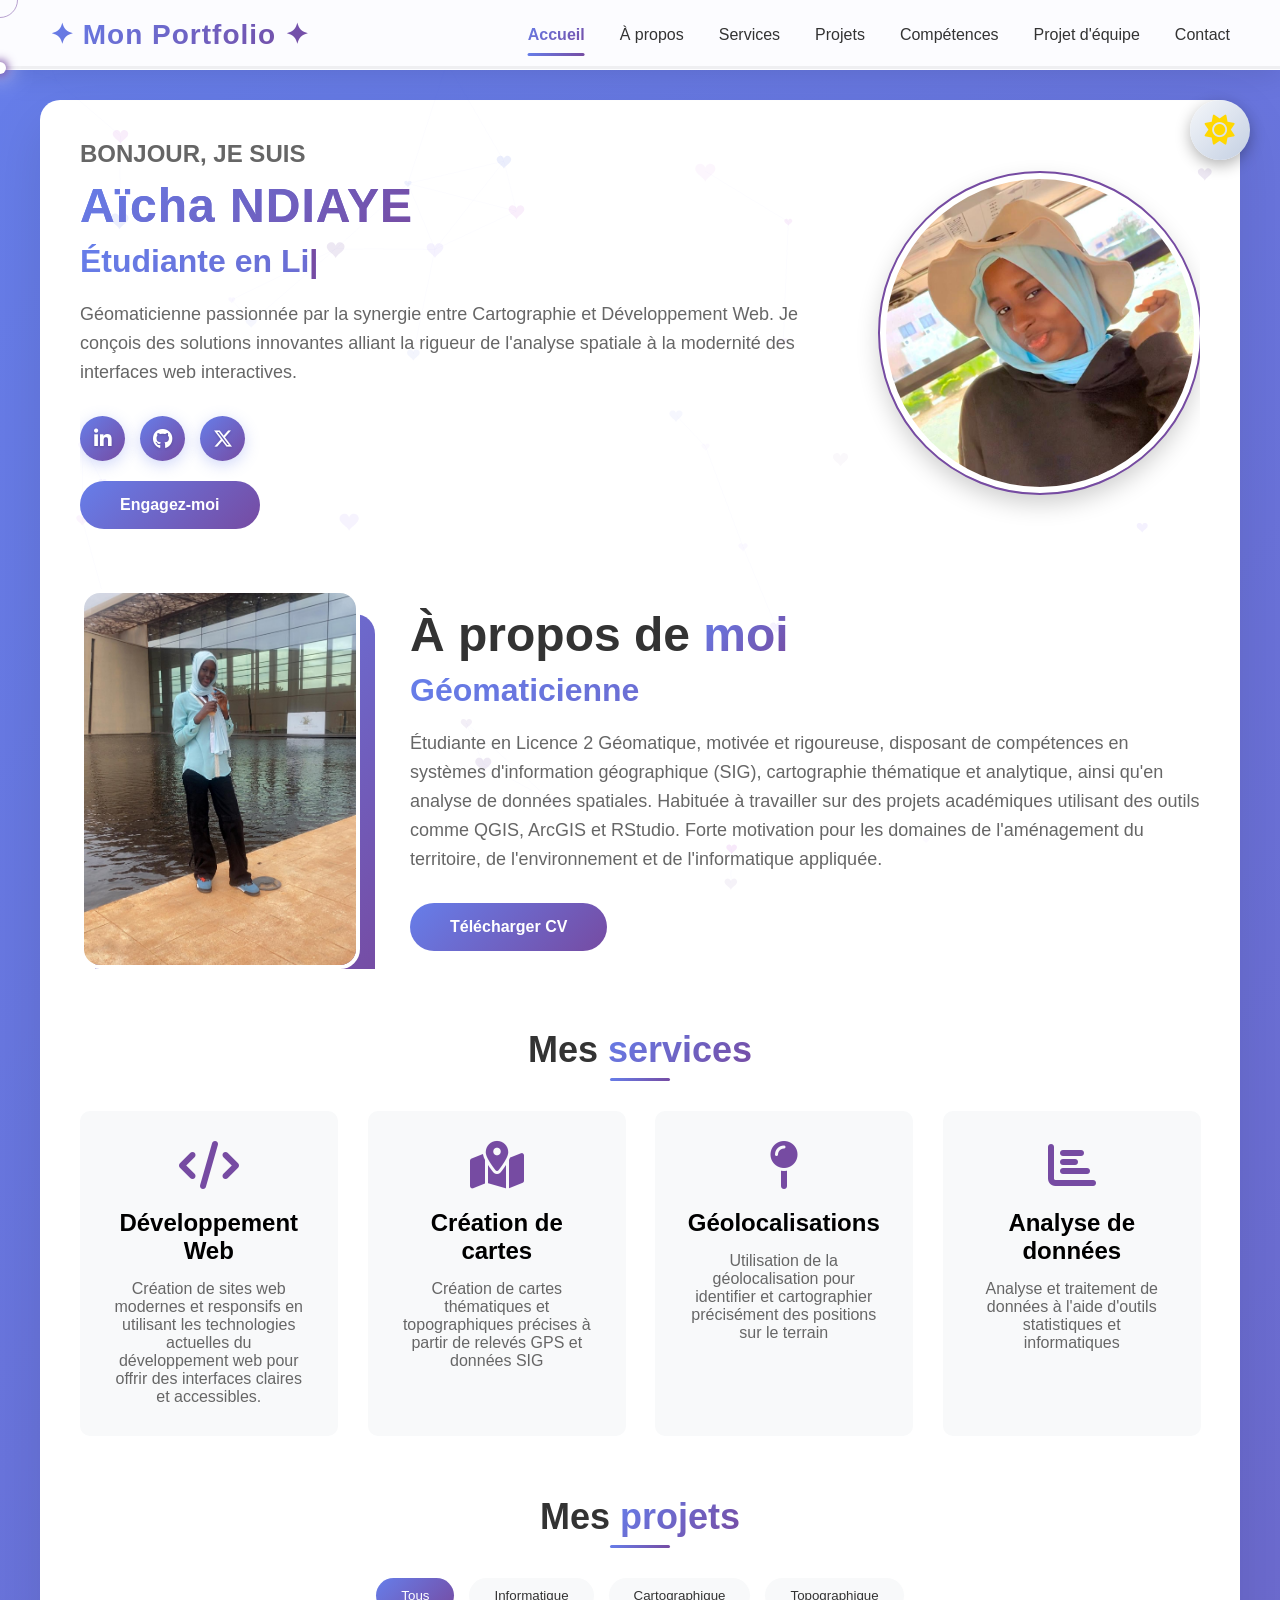
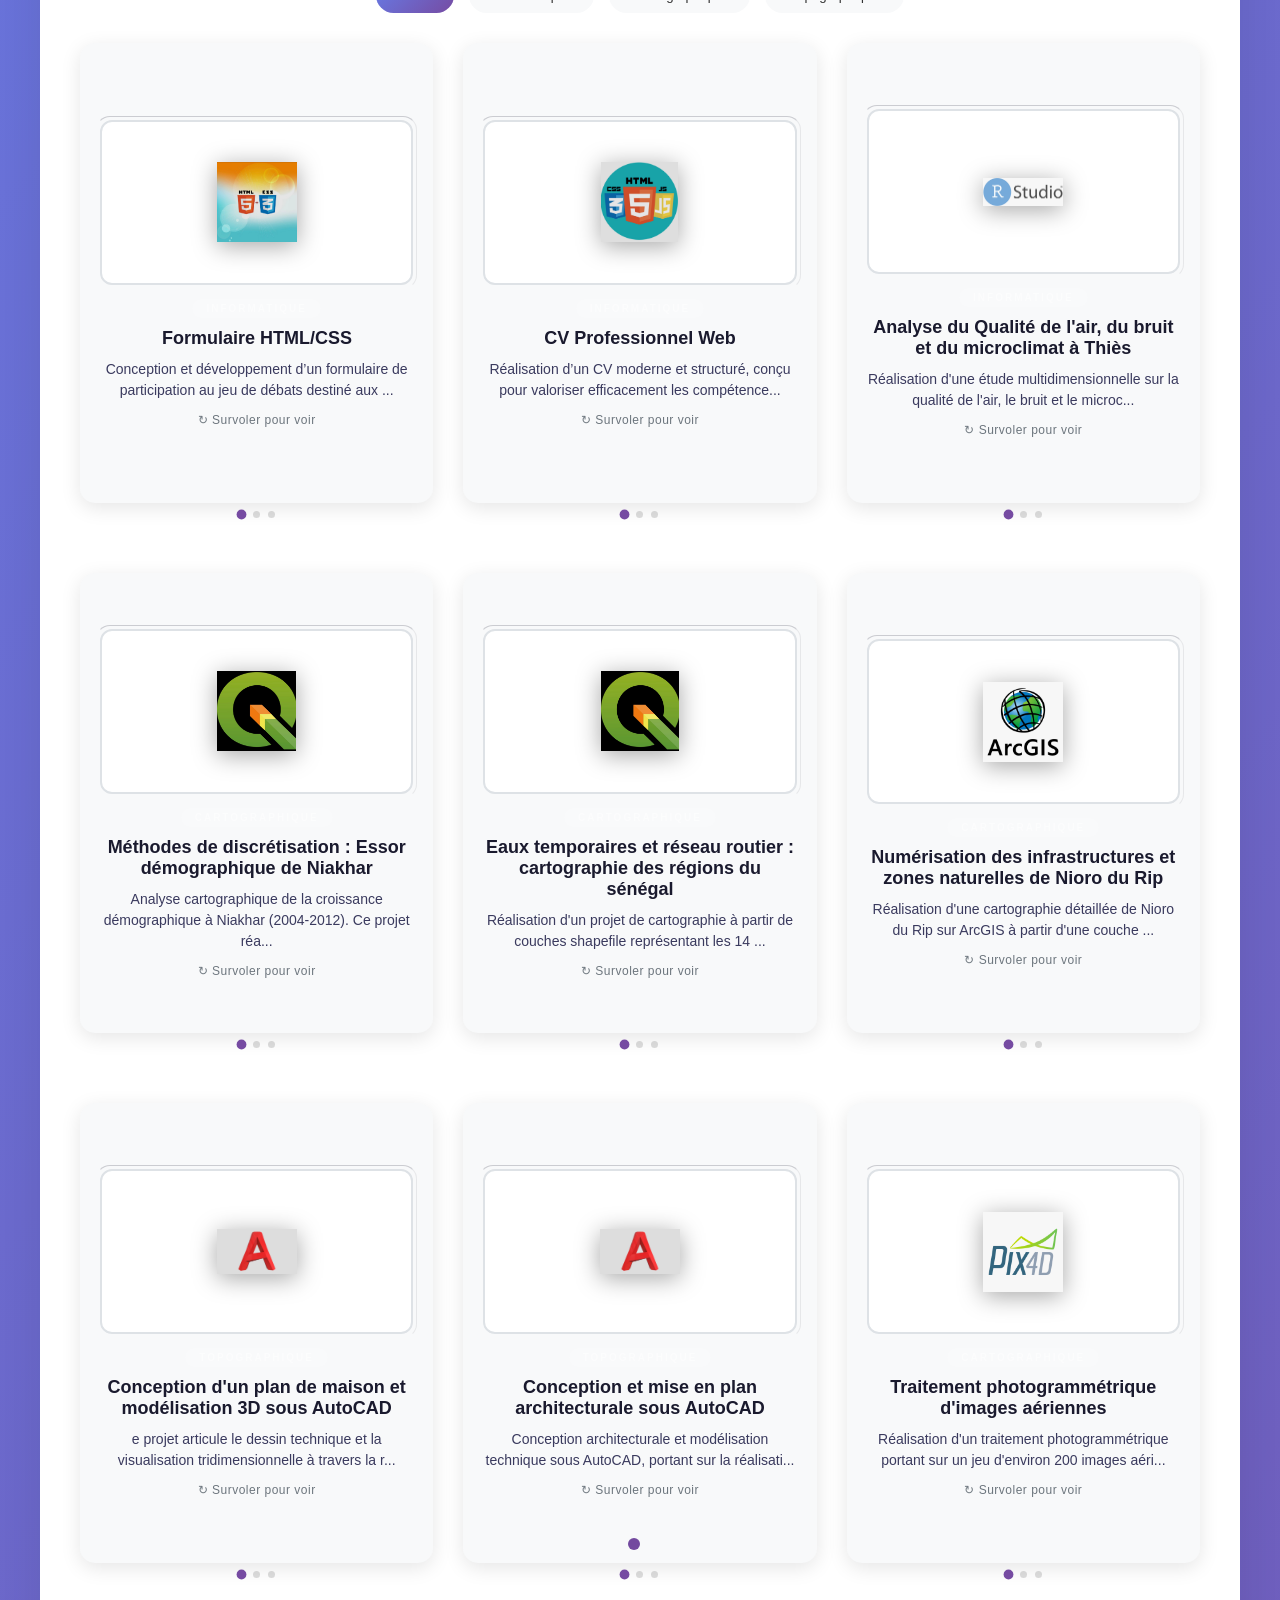
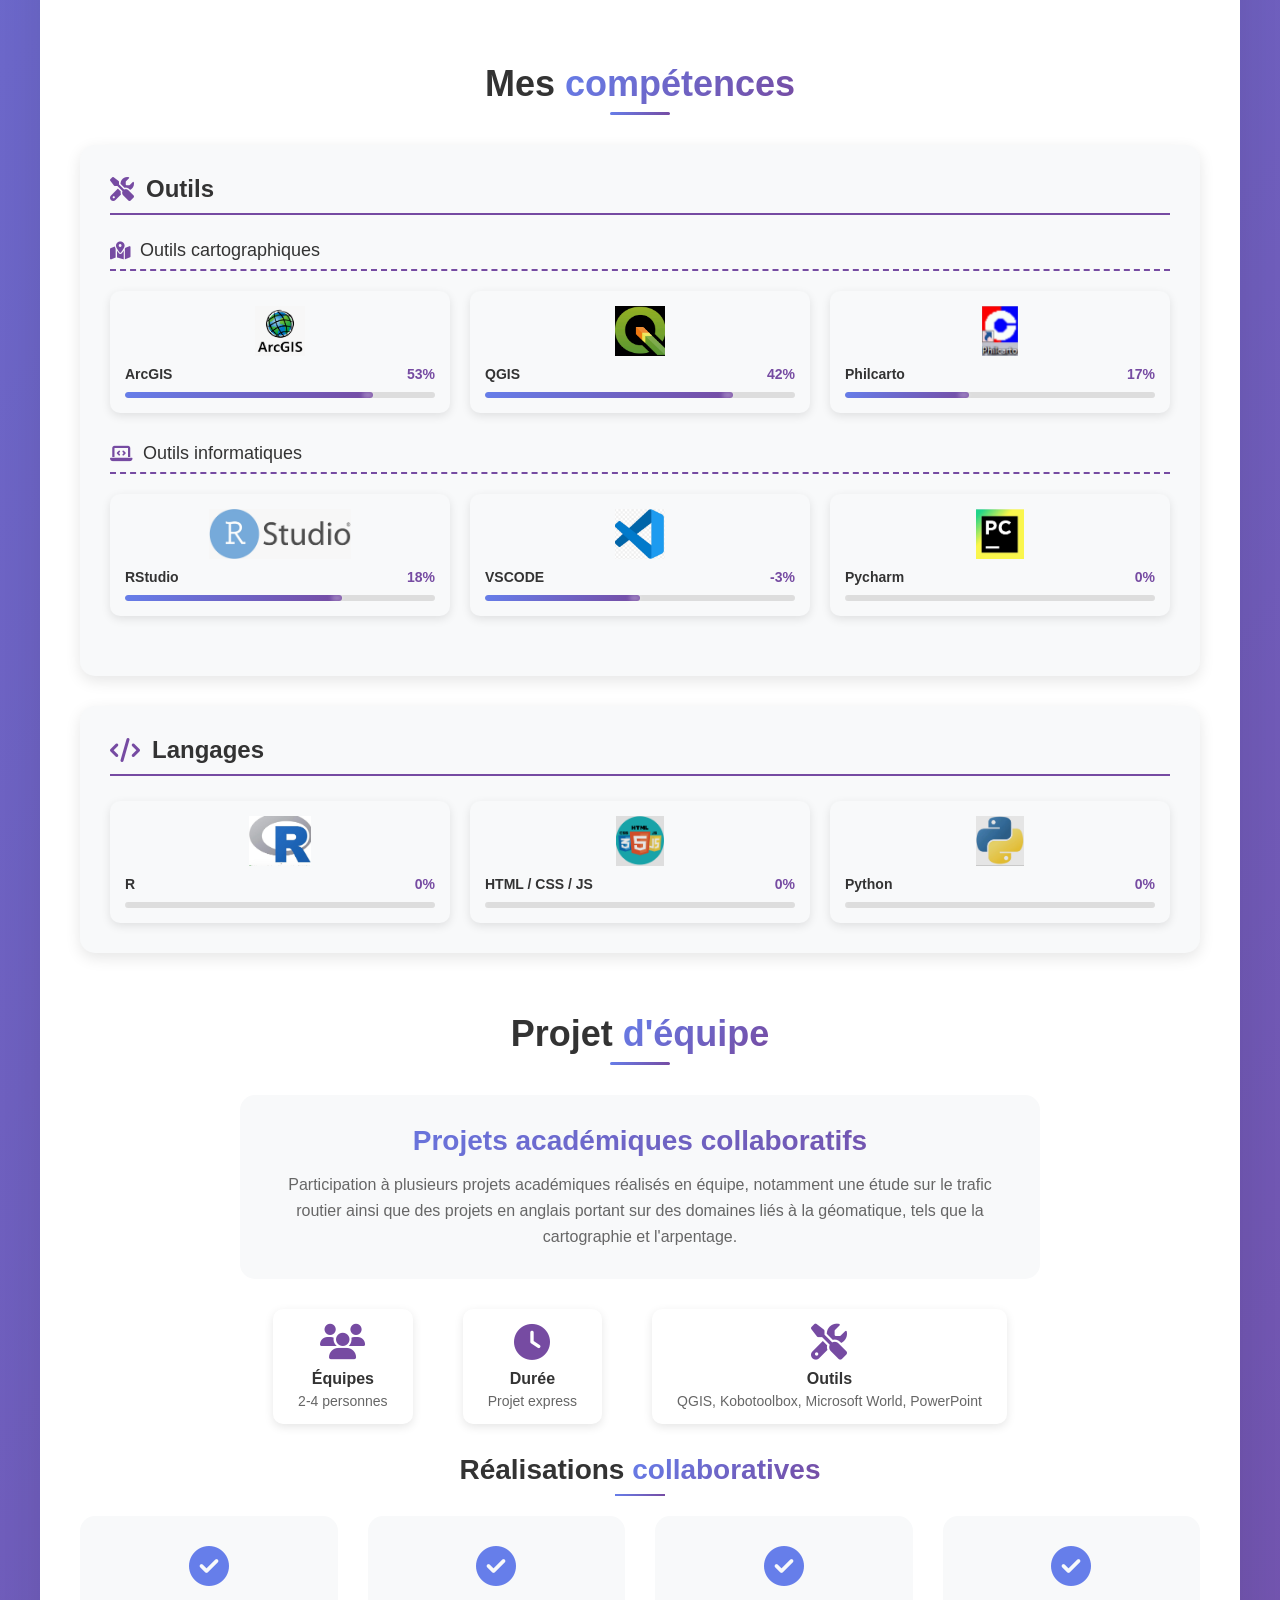
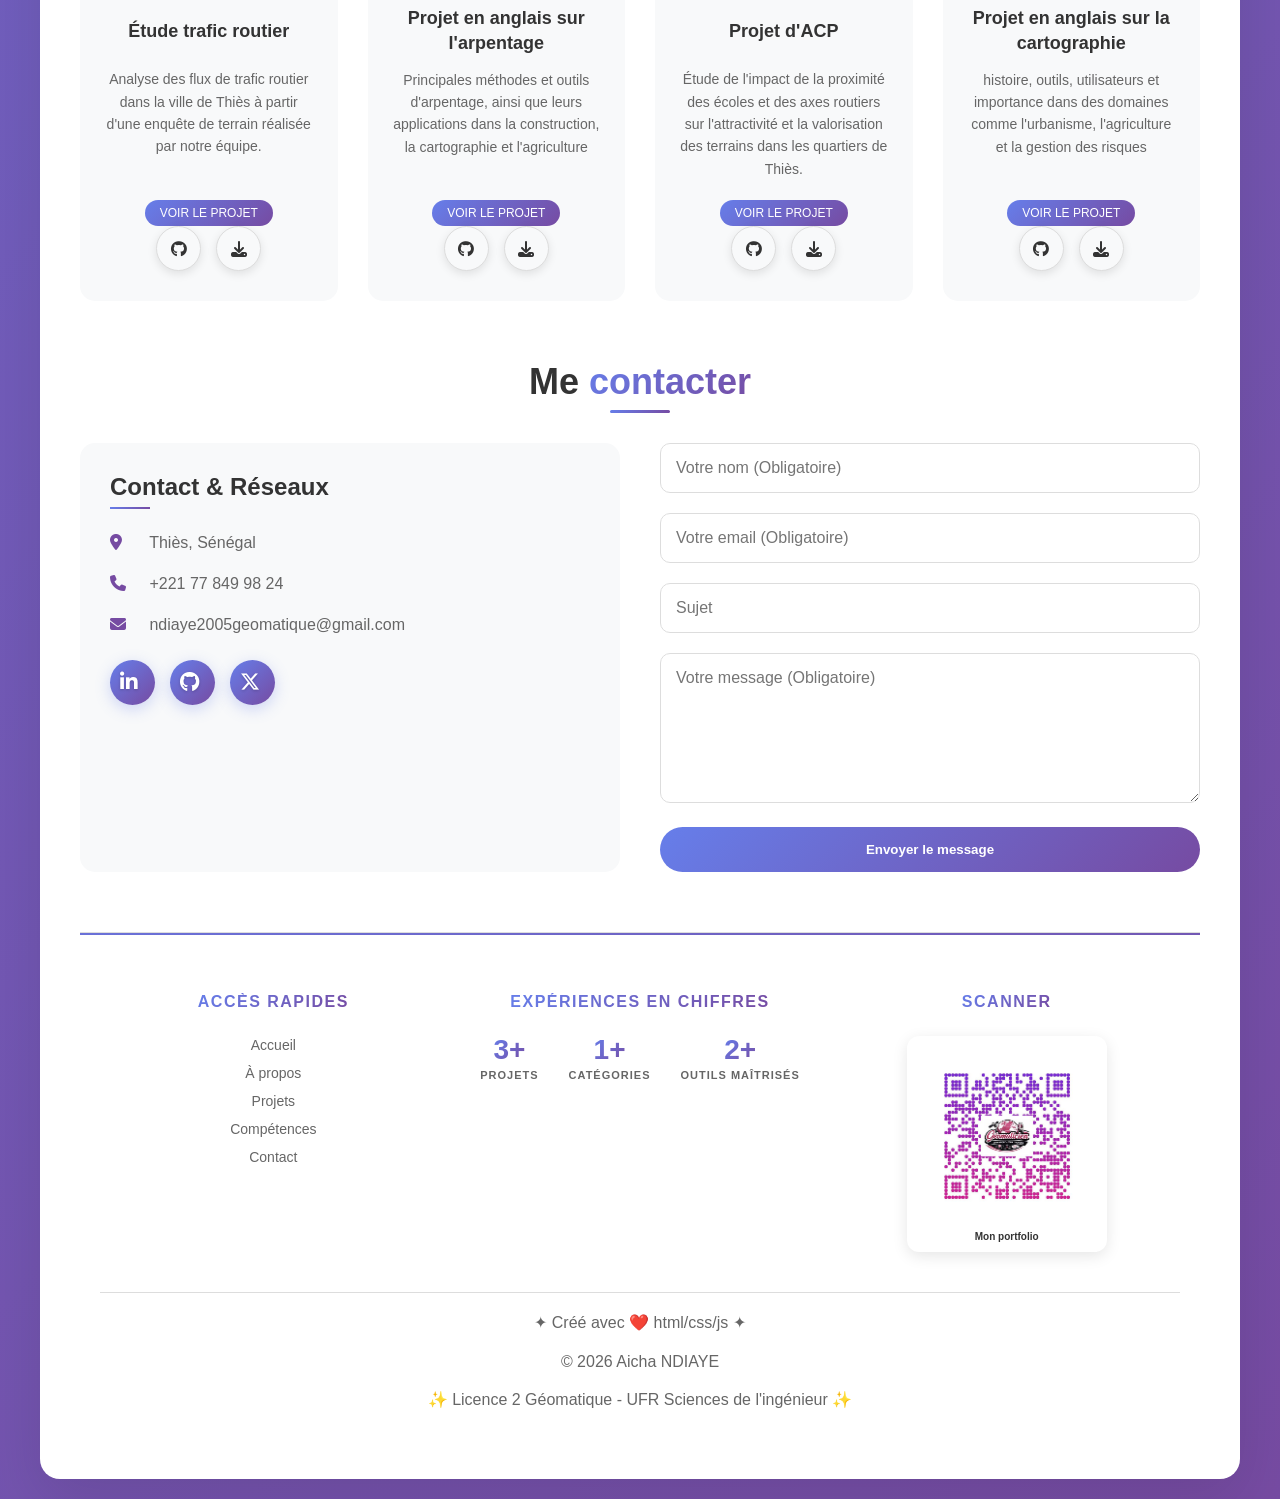
<file: index.html>
<!DOCTYPE html>
<html lang="fr">
<head>
    <meta charset="UTF-8">
    <meta name="viewport" content="width=device-width, initial-scale=1.0">
    <title>Mon Portfolio - Aicha NDIAYE</title>
    <!-- Font Awesome pour les icônes -->
    <link rel="stylesheet" href="https://cdnjs.cloudflare.com/ajax/libs/font-awesome/6.4.0/css/all.min.css">
    <link rel="stylesheet" href="https://cdnjs.cloudflare.com/ajax/libs/font-awesome/6.5.1/css/all.min.css">
    <!-- Fichier CSS externe -->
    <link rel="stylesheet" href="TIKI.css">
</head>
<body data-theme="light">
    <!-- Effet éclair -->
    <div class="lightning-effect" id="lightningEffect"></div>

    <div id="custom-alert" class="custom-alert"></div>

    <!-- Bouton Sombre Éclair -->
    <div class="theme-switch-wrapper">
        <label class="theme-switch">
            <input type="checkbox" id="themeToggle">
            <span class="slider">
                <i class="fas fa-sun"></i>
                <i class="fas fa-moon"></i>
            </span>
        </label>
    </div>

    <nav>
        <div class="logo">✦ Mon Portfolio ✦</div>
        <div class="scroll-progress-container">
    <div class="scroll-progress-bar" id="progressBar"></div>
</div>
        <div class="hamburger" onclick="toggleMenu()">
            <i class="fas fa-bars"></i>
        </div>
        <ul class="nav-links" id="navLinks">
            <li><a href="#home" onclick="closeMenu()">Accueil</a></li>
            <li><a href="#about" onclick="closeMenu()">À propos</a></li>
            <li><a href="#services" onclick="closeMenu()">Services</a></li>
            <li><a href="#projects" onclick="closeMenu()">Projets</a></li>
            <li><a href="#skills" onclick="closeMenu()">Compétences</a></li>
            <li><a href="#team-project" onclick="closeMenu()">Projet d'équipe</a></li>
            <li><a href="#contact" onclick="closeMenu()">Contact</a></li>
        </ul>
    </nav>

    <div class="container">
        <!-- Section Accueil -->
        <section id="home" class="hero">
            <div class="hero-content">
                <h3 > BONJOUR, JE SUIS </h3>
                <h2 class="logo"><span>Aïcha NDIAYE</span></h2>
                <div class="profession">Étudiante en Licence 2 Géomatique</div>
                <p>Géomaticienne passionnée par la synergie entre Cartographie et Développement Web. Je conçois des solutions innovantes alliant la rigueur de l'analyse spatiale à la modernité des interfaces web interactives.</p>
                
                <div class="hero-social">
                    <a href="https://www.linkedin.com/in/aicha-ndiaye-a63067366/" target="_blank" class="social-icon" title="LinkedIn">
                        <i class="fab fa-linkedin-in"></i>
                    </a>
                    <a href="https://github.com/SHASHA2005" target="_blank" class="social-icon" title="GitHub">
                        <i class="fab fa-github"></i>
                    </a>
                    <a href="https://x.com/AichaNdiayh" target="_blank" class="social-icon" title="Twitter/X">
                        <i class="fab fa-x-twitter"></i>
                    </a>
                </div>
                
                <a href="#contact" class="btn">Engagez-moi</a>
            </div>
            <div class="hero-image">
                <img src="AICHA2.jpeg" alt="Aicha NDIAYE">
            </div>
        </section>
        
        <!-- Section À propos -->
        <section id="about" class="hero" style="flex-direction: row-reverse;">
            <div class="hero-content">
                <h2>À propos de <span>moi</span></h2>
                <div class="profession">Géomaticienne</div>
                <p>Étudiante en Licence 2 Géomatique, motivée et rigoureuse, disposant de compétences en systèmes d'information géographique (SIG), cartographie thématique et analytique, ainsi qu'en analyse de données spatiales. Habituée à travailler sur des projets académiques utilisant des outils comme QGIS, ArcGIS et RStudio. Forte motivation pour les domaines de l'aménagement du territoire, de l'environnement et de l'informatique appliquée.</p>
                <a href="Mon_cv.html" class="btn">Télécharger CV</a>
            </div>
            <div class="hero-image">
                <img src="AICHANDIAYE.jpeg" alt="À propos">
            </div>
        </section>

        <!-- Section Services -->
        <section id="services" class="services">
            <h2 class="section-title">Mes <span>services</span></h2>
            <div class="services-grid">
                <div class="service-card">
                    <i class="fas fa-code"></i>
                    <h3>Développement Web</h3>
                    <p>Création de sites web modernes et responsifs en utilisant les technologies actuelles du développement web pour offrir des interfaces claires et accessibles.</p>
                </div>
                <div class="service-card">
                    <i class="fas fa-map-marked-alt"></i>
                    <h3>Création de cartes</h3>
                    <p>Création de cartes thématiques et topographiques précises à partir de relevés GPS et données SIG</p>
                </div>
                <div class="service-card">
                    <i class="fas fa-map-pin"></i>
                    <h3>Géolocalisations</h3>
                    <p>Utilisation de la géolocalisation pour identifier et cartographier précisément des positions sur le terrain</p>
                </div>
                <div class="service-card">
                    <i class="fas fa-chart-bar"></i>
                    <h3>Analyse de données</h3>
                    <p>Analyse et traitement de données à l'aide d'outils statistiques et informatiques</p>
                </div>
            </div>
        </section>

        <section id="projects" class="projects">
            <h2 class="section-title">Mes <span>projets</span></h2>
            
            <div class="project-filters">
                <button class="filter-btn active" data-filter="all">Tous</button>
                <button class="filter-btn" data-filter="informatique">Informatique</button>
                <button class="filter-btn" data-filter="cartographique">Cartographique</button>
                <button class="filter-btn" data-filter="topographique">Topographique</button>
            </div>
        
            <div class="projects-grid" id="projectsGrid"></div>
            
            
        </section>
        
        <!-- Section Compétences -->
        <section id="skills" class="skills">
            <h2 class="section-title">Mes <span>compétences</span></h2>
            
            <!-- Catégorie Outils -->
            <div class="skills-category">
                <h3 class="category-title"><i class="fas fa-tools"></i> Outils</h3>
                
                <div class="tools-part">
                    <h4 class="tools-subtitle"><i class="fas fa-map-marked-alt"></i> Outils cartographiques</h4>
                    <div class="skills-grid-3col">
                        <div class="skill-item">
                            <div class="skill-logo">
                                <img src="arcgis.jpeg" alt="ArcGIS" class="skill-logo-img">
                            </div>
                            <div class="skill-info">
                                <span class="skill-name">ArcGIS</span>
                                <span class="skill-percent">0%</span>
                            </div>
                            <div class="progress-bar">
                                <div class="progress" data-width="80%"></div>
                            </div>
                        </div>
                        <div class="skill-item">
                            <div class="skill-logo">
                                <img src="qgis.jpeg" alt="QGIS" class="skill-logo-img">
                            </div>
                            <div class="skill-info">
                                <span class="skill-name">QGIS</span>
                                <span class="skill-percent">0%</span>
                            </div>
                            <div class="progress-bar">
                                <div class="progress" data-width="80%"></div>
                            </div>
                        </div>
                        <div class="skill-item">
                            <div class="skill-logo">
                                <img src="philcarto.jpeg" alt="Philcarto" class="skill-logo-img">
                            </div>
                            <div class="skill-info">
                                <span class="skill-name">Philcarto</span>
                                <span class="skill-percent">0%</span>
                            </div>
                            <div class="progress-bar">
                                <div class="progress" data-width="40%"></div>
                            </div>
                        </div>
                    </div>
                </div>
                
                <div class="tools-part">
                    <h4 class="tools-subtitle"><i class="fas fa-laptop-code"></i> Outils informatiques</h4>
                    <div class="skills-grid-3col">
                        <div class="skill-item">
                            <div class="skill-logo">
                                <img src="rstudio.jpeg" alt="RStudio" class="skill-logo-img">
                            </div>
                            <div class="skill-info">
                                <span class="skill-name">RStudio</span>
                                <span class="skill-percent">0%</span>
                            </div>
                            <div class="progress-bar">
                                <div class="progress" data-width="70%"></div>
                            </div>
                        </div>
                        <div class="skill-item">
                            <div class="skill-logo">
                                <img src="vscode.jpeg" alt="VSCODE" class="skill-logo-img">
                            </div>
                            <div class="skill-info">
                                <span class="skill-name">VSCODE</span>
                                <span class="skill-percent">0%</span>
                            </div>
                            <div class="progress-bar">
                                <div class="progress" data-width="50%"></div>
                            </div>
                        </div>
                        <div class="skill-item">
                            <div class="skill-logo">
                                <img src="pycharm.jpeg" alt="pycharm" class="skill-logo-img">
                            </div>
                            <div class="skill-info">
                                <span class="skill-name">Pycharm</span>
                                <span class="skill-percent">0%</span>
                            </div>
                            <div class="progress-bar">
                                <div class="progress" data-width="40%"></div>
                            </div>
                        </div>
                    </div>
                </div>
            </div>
            
            <!-- Catégorie Langages -->
            <div class="skills-category">
                <h3 class="category-title"><i class="fas fa-code"></i> Langages</h3>
                <div class="skills-grid-3col">
                    <div class="skill-item">
                        <div class="skill-logo">
                            <img src="r.jpeg" alt="R" class="skill-logo-img">
                        </div>
                        <div class="skill-info">
                            <span class="skill-name">R</span>
                            <span class="skill-percent">70%</span>
                        </div>
                        <div class="progress-bar">
                            <div class="progress" data-width="70%"></div>
                        </div>
                    </div>
                    <div class="skill-item">
                        <div class="skill-logo">
                            <img src="html.jpeg" alt="HTML/CSS/JS" class="skill-logo-img">
                        </div>
                        <div class="skill-info">
                            <span class="skill-name">HTML / CSS / JS</span>
                            <span class="skill-percent">50%</span>
                        </div>
                        <div class="progress-bar">
                            <div class="progress" data-width="50%"></div>
                        </div>
                    </div>
                    <div class="skill-item">
                        <div class="skill-logo">
                            <img src="python.jpeg" alt="Python" class="skill-logo-img">
                        </div>
                        <div class="skill-info">
                            <span class="skill-name">Python</span>
                            <span class="skill-percent">40%</span>
                        </div>
                        <div class="progress-bar">
                            <div class="progress" data-width="40%"></div>
                        </div>
                    </div>
                </div>
            </div>
        </section>
        
        <!-- Section Projet d'équipe -->
        <section id="team-project" class="team-project">
            <h2 class="section-title">Projet <span>d'équipe</span></h2>
            
            <div class="project-overview">
                <h3>Projets académiques collaboratifs</h3>
                <p>Participation à plusieurs projets académiques réalisés en équipe, notamment une étude sur le trafic routier ainsi que des projets en anglais portant sur des domaines liés à la géomatique, tels que la cartographie et l'arpentage.</p>
            </div>
            
            <div class="project-highlight">
                <div class="highlight-item">
                    <i class="fas fa-users"></i>
                    <h4>Équipes</h4>
                    <p>2-4 personnes</p>
                </div>
                <div class="highlight-item">
                    <i class="fas fa-clock"></i>
                    <h4>Durée</h4>
                    <p>Projet express</p>
                </div>
                <div class="highlight-item">
                    <i class="fas fa-tools"></i>
                    <h4>Outils</h4>
                    <p>QGIS, Kobotoolbox, Microsoft World, PowerPoint</p>
                </div>
            </div>

            <div class="project-achievements">
                <h3>Réalisations <span>collaboratives</span></h3>
                <div class="achievements-grid">
                    <div class="achievement-card">
                        <i class="fas fa-check-circle"></i>
                        <h4>Étude trafic routier</h4>
                        <p>Analyse des flux de trafic routier dans la ville de Thiès à partir d'une enquête de terrain réalisée par notre équipe.</p>
                        <div class="project-tags">
                                <span>voir le projet</span>  
                            </div>
                        <div class="project-actions">
                            
                            <div class="project-links">
                                <a href="https://github.com/SHASHA2005/depot_arcgis/blob/main/Rapport_trafic_routier.pdf" class="project-link" target="_blank" title="Voir sur GitHub">
                                    <i class="fab fa-github"></i>
                                </a>
                                <a href="Rapport_trafic_routier.pdf" class="project-link download-btn" download title="Télécharger le PDF">
                                    <i class="fas fa-download"></i>
                                </a>
                            </div>
                        </div>
                    </div>
                    
                    <div class="achievement-card">
                        <i class="fas fa-check-circle"></i>
                        <h4>Projet en anglais sur l'arpentage</h4>
                        <p>Principales méthodes et outils d'arpentage, ainsi que leurs applications dans la construction, la cartographie et l'agriculture</p>
                        <div class="project-tags">
                                <span>voir le projet</span>  
                            </div>
                        <div class="project-actions">
                            
                            <div class="project-links">
                                <a href="https://github.com/SHASHA2005/depot_arcgis/blob/main/Surveying%20Methods%20%20and%20Tools.pptx" class="project-link" target="_blank" title="Voir sur GitHub">
                                    <i class="fab fa-github"></i>
                                </a>
                                <a href="Surveying_Methods_and_Tools.pdf" class="project-link download-btn" download title="Télécharger le PDF">
                                    <i class="fas fa-download"></i>
                                </a>
                            </div>
                        </div>
                    </div>
                    
                    <div class="achievement-card">
                        <i class="fas fa-check-circle"></i>
                        <h4>Projet d'ACP</h4>
                        <p>Étude de l'impact de la proximité des écoles et des axes routiers sur l'attractivité et 
                            la valorisation des terrains dans les quartiers de Thiès.</p>
                            <div class="project-tags">
                                <span>voir le projet</span>  
                            </div>

                        <div class="project-actions">
                            
                            <div class="project-links">
                                <a href="https://github.com/SHASHA2005/depot_arcgis/blob/main/projet%20analyse4.Rmd" class="project-link" title="Voir le projet">
                                    <i class="fab fa-github"></i>
                                </a>
                                <a href="projet analyse4.Rmd" class="project-link download-btn" download title="Télécharger le PPTX">
                                    <i class="fas fa-download"></i>
                                </a>
                            </div>
                        </div>
                    </div>
                    
                    <div class="achievement-card">
                        <i class="fas fa-check-circle"></i>
                        <h4>Projet en anglais sur la cartographie</h4>
                        <p>histoire, outils, utilisateurs et importance dans des domaines comme l'urbanisme, 
                            l'agriculture et la gestion des risques</p>
                            <div class="project-tags">
                                <span>voir le projet</span>  
                            </div>
                        <div class="project-actions">
                            
                            <div class="project-links">
                                <a href="https://github.com/SHASHA2005/depot_arcgis/blob/main/cartographie%20and%20mapmaking.pptx" class="project-link" target="_blank" title="Voir sur GitHub">
                                    <i class="fab fa-github"></i>
                                </a>
                                <a href="cartographie_and_mapmaking.pdf" class="project-link download-btn" download title="Télécharger le PDF">
                                    <i class="fas fa-download"></i>
                                </a>
                            </div>
                        </div>
                    </div>
                </div>
            </div>
        </section>

        <!-- Section Contact -->
        <section id="contact" class="contact">
            <h2 class="section-title">Me <span>contacter</span></h2>
            <div class="contact-container">
                <div class="contact-info">
                    <h3>Contact & Réseaux</h3>
                    <p><i class="fas fa-map-marker-alt"></i> Thiès, Sénégal</p>
                    <p><i class="fas fa-phone"></i> +221 77 849 98 24</p>
                    <p><i class="fas fa-envelope"></i>  ndiaye2005geomatique@gmail.com</p>
                    <div class="social-links" style="display: flex; gap: 15px; justify-content: flex-start; margin-top: 20px;">
                        <a href="https://www.linkedin.com/in/aicha-ndiaye-a63067366/" target="_blank" class="social-icon" style="background: var(--btn-gradient);">
                            <i class="fab fa-linkedin-in"></i>
                        </a>
                        <a href="https://github.com/SHASHA2005" target="_blank" class="social-icon" style="background: var(--btn-gradient);">
                            <i class="fab fa-github"></i>
                        </a>
                        <a href="https://x.com/AichaNdiayh" target="_blank" class="social-icon" style="background: var(--btn-gradient);">
                            <i class="fab fa-x-twitter"></i>
                        </a>
                    </div>
                </div>
                <form class="contact-form" id="contactForm">
                    <div class="form-group">
                        <input type="text" placeholder="Votre nom (Obligatoire)" required> 
                    </div>
                    <div class="form-group">
                        <input type="email" id="emailInput" placeholder="Votre email (Obligatoire)" required>
                    </div>
                    <div class="form-group">
                        <input type="text" placeholder="Sujet">
                    </div>
                    <div class="form-group">
                        <textarea placeholder="Votre message (Obligatoire)" required></textarea>
                    </div>
                    <button type="submit" class="btn">Envoyer le message</button>
                </form>
            </div>
        </section>
<footer class="main-footer">
    <div class="footer-container">
        <div class="footer-section">
            <h4 class="footer-title">Accès Rapides</h4>
            <ul class="footer-links">
                <li><a href="#home">Accueil</a></li>
                <li><a href="#about">À propos</a></li>
                <li><a href="#projects">Projets</a></li>
                <li><a href="#skills">Compétences</a></li>
                <li><a href="#contact">Contact</a></li>
            </ul>
        </div>

        <div class="footer-section">
            <h4 class="footer-title">Expériences en chiffres</h4>
            <div class="stats-horizontal">
                <div class="stat-unit">
                    <span class="stat-digit">9+</span>
                    <span class="stat-name">Projets</span>
                </div>
                <div class="stat-unit">
                    <span class="stat-digit">3+</span>
                    <span class="stat-name">Catégories</span>
                </div>
                <div class="stat-unit">
                    <span class="stat-digit">6+</span>
                    <span class="stat-name">Outils maîtrisés</span>
                </div>
            </div>
        </div>

        <div class="footer-section">
            <h4 class="footer-title">Scanner</h4>
            <div class="qr-box">
                <img src="Portfolio_Aicha.jpeg" 
     alt="QR Code" 
     class="qr-img" 
     style="width: 180px; height: auto;">
                <p class="qr-label">Mon portfolio</p>
            </div>
        </div>
    </div>

    <div class="footer-bottom">
        <p>✦ Créé avec ❤️ html/css/js ✦</p> <br>
        <p>© 2026 Aicha NDIAYE</p> <br>
        <p class="mention">✨ Licence 2 Géomatique - UFR Sciences de l'ingénieur ✨</p>
    </div>
    
</footer>

    <!-- Fichier JavaScript externe -->
    <script src="TIKI.js"></script>
    <div class="toast-container" id="toastContainer"></div>
<audio id="toastSound" src="https://www.soundjay.com/buttons/sounds/button-3.mp3"></audio>



    
</body>
</html>
</file>
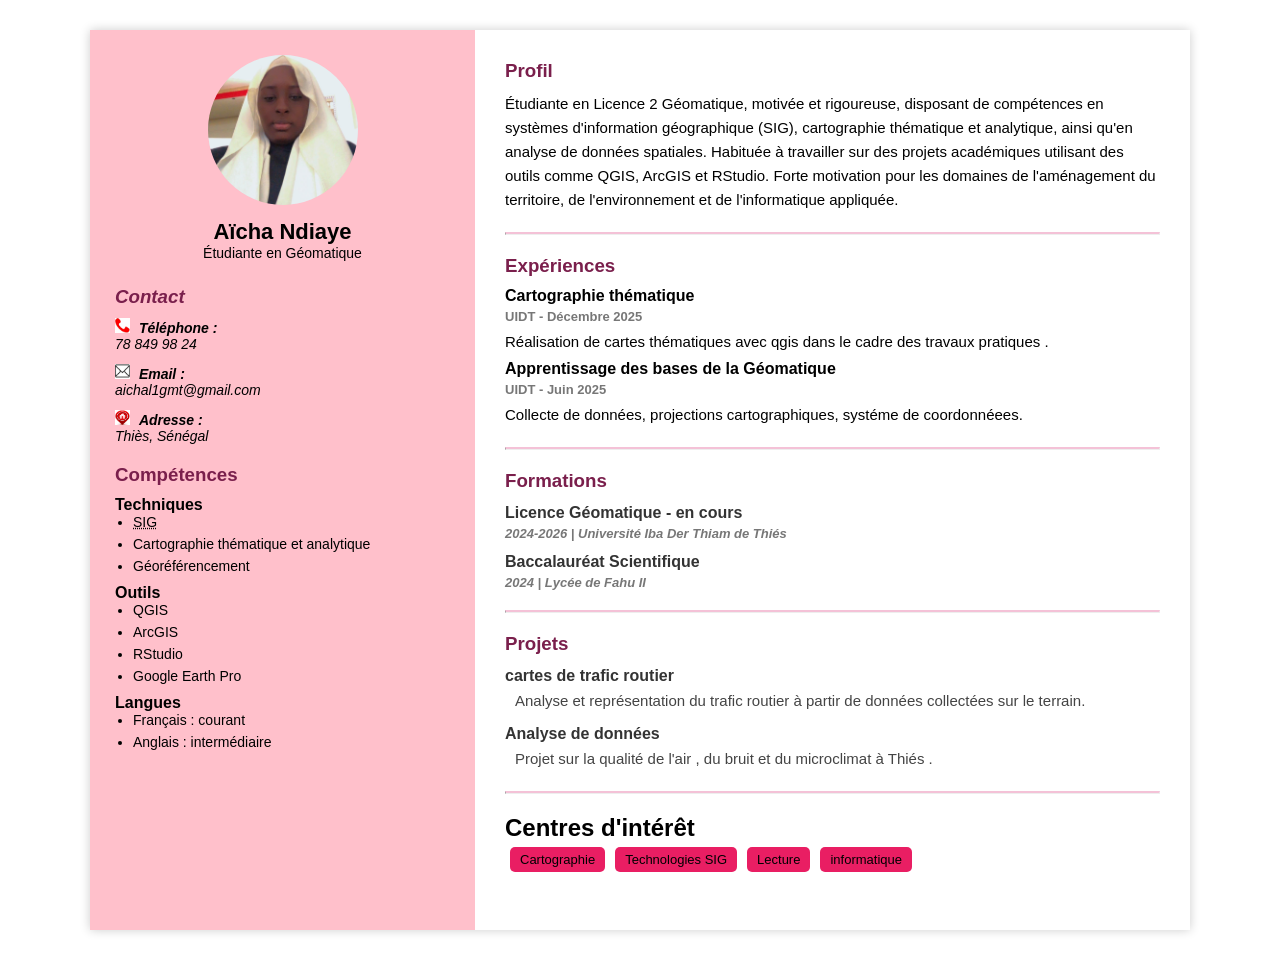
<file: Mon_cv.html>
<!DOCTYPE html>
<html lang="fr">
<head>
    <meta charset="UTF-8">
    <meta name="viewport" content="width=device-width, initial-scale=1.0">
    <title>CV_Aicha_Ndiaye</title>
    <link rel="stylesheet" href="mon_cv.css">
</head>

<body>
    <div class="limite_page">

        <!-- Partie GAUCHE -->
        <div id="fond_rose">

            <div class="centrer">
                <img src="photo_de_moi.jpeg" width="150" height="150" alt="Photo d'Aïcha Ndiaye">
                <h1>Aïcha Ndiaye</h1>
                <p>Étudiante en Géomatique</p>
            </div>

            <address class="style">
                <h3>Contact</h3>

                <p>
                    <img src="telephone.jpeg" width="15" height="15" alt="Téléphone">
                    <b> Téléphone :</b><br>
                    78 849 98 24
                </p>

                <p>
                    <img src="bon_adresse email.jpeg" width="15" height="15" alt="Email">
                    <b>  Email :</b><br>
                    aichal1gmt@gmail.com
                </p>

                <p>
                    <img src="adresse.jpeg" width="15" height="15" alt="Adresse">
                    <b> Adresse :</b><br>
                    Thiès, Sénégal
                </p>
            </address>

            <section>
                <h3>Compétences</h3>

                <h4>Techniques</h4>
                <ul>
                    <li><abbr title="Système d'information géographique">SIG</abbr></li>
                    <li>Cartographie thématique et analytique</li>
                    <li>Géoréférencement</li>
                </ul>

                <h4>Outils</h4>
                <ul>
                    <li>QGIS</li>
                    <li>ArcGIS</li>
                    <li>RStudio</li>
                    <li>Google Earth Pro</li>
                </ul>
            </section>

            <section class="stylet">
                <h4>Langues</h4>
                <ul>
                    <li>Français : courant</li>
                    <li>Anglais : intermédiaire</li>
                </ul>
            </section>

        </div>

        <!-- Partie DROITE -->
        <div id="droite">

            <section>
                <h3 id="rose">Profil</h3>
                <p>
                    Étudiante en Licence 2 Géomatique, motivée et rigoureuse,
                    disposant de compétences en systèmes d'information 
                    géographique (SIG), cartographie thématique et analytique,
                    ainsi qu'en analyse de données spatiales. Habituée à travailler 
                    sur des projets académiques utilisant des outils comme QGIS, ArcGIS
                    et RStudio. Forte motivation pour les domaines de l'aménagement du territoire, 
                    de l'environnement et de l'informatique appliquée.
                       
                </p>
            </section>

            <hr>

            <section class="expert">
                <h3 >Expériences</h3>
                <h4> Cartographie thématique</h4>
                <h5>UIDT - Décembre 2025 </h5>
                <p>
                    Réalisation de cartes thématiques 
                     avec qgis dans le cadre des travaux pratiques .<br>
                </p>
                <h4>Apprentissage des bases de la Géomatique</h4>
                <h5>UIDT - Juin 2025  </h5>
                <p> Collecte de données, projections cartographiques,
                    systéme de coordonnéees.
                </p>
            </section>
            <hr>
            <section class="espace">
                <h3>Formations</h3>
                <h4>Licence Géomatique - en cours </h4>
                <h5> 2024-2026 | Université Iba Der Thiam de Thiés</h5>
                <h4>Baccalauréat Scientifique</h4>
                <h5>2024  | Lycée de Fahu II</h5>  
            </section>
            <hr>
            <section class="sprojet">
                <h3>Projets</h3>
                <h4>cartes de trafic routier </h4>
                <p>Analyse et représentation du trafic routier 
                    à partir de données collectées sur le terrain.</p>
                <h4>Analyse de données</h4>
                <p> Projet sur la qualité de l'air , du bruit et du microclimat
                     à Thiés .</p>
            </section>
            <hr>
            <section>
                <h2>Centres d'intérêt</h2>
                <ul class="interests">
                    <li>Cartographie</li>
                    <li>Technologies SIG</li>
                    <li>Lecture</li>
                    <li>informatique</li>
                </ul>




        
        
          
        
      </section>

        </div>

    </div>
</body>
</html>
</file>
<file: TIKI.css>
/* ===== STYLES GÉNÉRAUX ===== */
* {
    margin: 0;
    padding: 0;
    box-sizing: border-box;
    font-family: 'Segoe UI', Tahoma, Geneva, Verdana, sans-serif;
    transition: background-color 0.3s ease, color 0.3s ease, border-color 0.3s ease;
}

/* ===== VARIABLES CSS (THÈME CLAIR) ===== */
:root {
    --bg-gradient-start: #667eea;
    --bg-gradient-end: #764ba2;
    --nav-bg: rgba(255, 255, 255, 0.98);
    --card-bg: #f8f9fa;
    --container-bg: white;
    --text-color: #333;
    --text-light: #666;
    --shadow-color: rgba(0,0,0,0.1);
    --border-color: #ddd;
    --btn-gradient: linear-gradient(135deg, #667eea 0%, #764ba2 100%);
    --icon-color: #667eea;
    --icon-hover: #764ba2;
    --secondary: #764ba2;
    --nav-shadow: 0 5px 30px rgba(0,0,0,0.1);
}

/* ===== VARIABLES CSS (THÈME SOMBRE) ===== */
[data-theme="dark"] {
    --bg-gradient-start: #1a1a2e;
    --bg-gradient-end: #16213e;
    --nav-bg: rgba(26, 26, 46, 0.98);
    --card-bg: #2a2a3a;
    --container-bg: #1e1e2e;
    --text-color: #fff;
    --text-light: #ccc;
    --shadow-color: rgba(0,0,0,0.3);
    --btn-gradient: linear-gradient(135deg, #ff6b6b 0%, #4ecdc4 100%);
    --border-color: #444;
    --icon-color: #8b9eff;
    --icon-hover: #a78bfa;
    --secondary: #8b9eff;
    --nav-shadow: 0 5px 30px rgba(0,0,0,0.3);
}

/* ===== STYLES DU CORPS ===== */
body {
    background: linear-gradient(135deg, var(--bg-gradient-start) 0%, var(--bg-gradient-end) 100%);
    min-height: 100vh;
    display: flex;
    justify-content: center;
    align-items: center;
    padding: 20px;
}

/* ===== BOUTON THÈME ===== */
.theme-switch-wrapper {
    position: fixed;
    top: 100px;
    right: 30px;
    z-index: 1001;
}

.theme-switch {
    position: relative;
    display: inline-block;
    width: 60px;
    height: 60px;
}

.theme-switch input {
    opacity: 0;
    width: 0;
    height: 0;
}

.slider {
    position: absolute;
    cursor: pointer;
    top: 0;
    left: 0;
    right: 0;
    bottom: 0;
    background: linear-gradient(135deg, #f5f7fa 0%, #c3cfe2 100%);
    border-radius: 50%;
    display: flex;
    align-items: center;
    justify-content: center;
    box-shadow: 0 5px 15px rgba(0,0,0,0.3);
    transition: all 0.4s cubic-bezier(0.68, -0.55, 0.265, 1.55);
}

.slider i {
    font-size: 30px;
    transition: all 0.4s ease;
}

.slider .fa-sun {
    color: #ffd700;
    opacity: 1;
}

.slider .fa-moon {
    color: #f1c40f;
    opacity: 0;
    position: absolute;
}

input:checked + .slider {
    background: linear-gradient(135deg, #2c3e50 0%, #3498db 100%);
    transform: rotate(360deg);
}

input:checked + .slider .fa-sun {
    opacity: 0;
    transform: rotate(-180deg);
}

input:checked + .slider .fa-moon {
    opacity: 1;
    transform: rotate(360deg);
}

/* ===== EFFET ÉCLAIR ===== */
.lightning-effect {
    position: fixed;
    top: 0;
    left: 0;
    width: 100%;
    height: 100%;
    pointer-events: none;
    z-index: 9999;
    opacity: 0;
    background: white;
    mix-blend-mode: overlay;
    transition: opacity 0.1s ease;
}

.lightning-effect.active {
    opacity: 0.8;
    animation: lightningFlash 0.2s ease-out;
}

@keyframes lightningFlash {
    0% { opacity: 0; }
    50% { opacity: 1; }
    100% { opacity: 0; }
}

/* ===== NAVIGATION ===== */
nav {
    position: fixed;
    top: 0;
    left: 0;
    width: 100%;
    background: var(--nav-bg);
    padding: 18px 50px;
    box-shadow: var(--nav-shadow);
    z-index: 1000;
    display: flex;
    justify-content: space-between;
    align-items: center;
    backdrop-filter: blur(12px);
    transition: all 0.4s cubic-bezier(0.4, 0, 0.2, 1);
    animation: slideDown 0.8s cubic-bezier(0.68, -0.55, 0.265, 1.55);
    border-bottom: 1px solid rgba(255,255,255,0.1);
}

@keyframes slideDown {
    from { transform: translateY(-100%); opacity: 0; }
    to { transform: translateY(0); opacity: 1; }
}

.logo {
    font-size: 28px;
    font-weight: bold;
    background: var(--btn-gradient);
    -webkit-background-clip: text;
    background-clip: text;
    color: transparent;
    position: relative;
    animation: pulse 2s infinite;
    letter-spacing: 1px;
    cursor: pointer;
    transition: transform 0.3s ease;
}

.logo:hover {
    transform: scale(1.05) rotate(-2deg);
}

@keyframes pulse {
    0%, 100% { opacity: 1; text-shadow: 0 0 0px transparent; }
    50% { opacity: 0.85; text-shadow: 0 0 10px rgba(102, 126, 234, 0.5); }
}

nav.sticky {
    padding: 12px 50px;
    background: var(--nav-bg);
    box-shadow: 0 10px 20px var(--shadow-color);
}

.nav-links {
    display: flex;
    list-style: none;
    gap: 35px;
}

.nav-links li {
    position: relative;
    animation: navLinkFade 0.5s ease forwards;
    opacity: 0;
}

.nav-links li:nth-child(1) { animation-delay: 0.2s; }
.nav-links li:nth-child(2) { animation-delay: 0.3s; }
.nav-links li:nth-child(3) { animation-delay: 0.4s; }
.nav-links li:nth-child(4) { animation-delay: 0.5s; }
.nav-links li:nth-child(5) { animation-delay: 0.6s; }

@keyframes navLinkFade {
    from { opacity: 0; transform: translateY(-20px); }
    to { opacity: 1; transform: translateY(0); }
}

.nav-links a {
    text-decoration: none;
    color: var(--text-color);
    font-weight: 500;
    font-size: 16px;
    transition: all 0.3s ease;
    position: relative;
    padding: 8px 0;
}

.nav-links a::after {
    content: '';
    position: absolute;
    width: 0;
    height: 3px;
    bottom: -5px;
    left: 50%;
    background: var(--btn-gradient);
    transition: all 0.4s cubic-bezier(0.68, -0.55, 0.265, 1.55);
    transform: translateX(-50%);
    border-radius: 5px;
}

.nav-links a:hover::after,
.nav-links a.active::after {
    width: 100%;
}

.nav-links a:hover,
.nav-links a.active {
    background: var(--btn-gradient);
    -webkit-background-clip: text;
    background-clip: text;
    color: transparent;
    font-weight: 600;
}

.nav-links a::before {
    content: '';
    position: absolute;
    bottom: 0;
    left: 50%;
    width: 0;
    height: 2px;
    background: var(--btn-gradient);
    transition: all 0.3s ease;
    transform: translateX(-50%);
    border-radius: 2px;
}

.nav-links a:hover::before {
    width: 80%;
}

.hamburger {
    display: none;
    font-size: 28px;
    cursor: pointer;
    background: var(--btn-gradient);
    -webkit-background-clip: text;
    background-clip: text;
    color: transparent;
    transition: all 0.3s ease;
}

/* ===== CONTENEUR PRINCIPAL ===== */
.container {
    background: var(--container-bg);
    border-radius: 20px;
    box-shadow: 0 20px 60px var(--shadow-color);
    width: 100%;
    max-width: 1200px;
    padding: 40px;
    margin-top: 80px;
    animation: fadeInUp 0.8s ease-out;
}

/* ===== SECTION HÉRO ===== */
.hero {
    display: flex;
    align-items: center;
    gap: 50px;
    margin-bottom: 60px;
    flex-wrap: wrap;
}

.hero-content {
    flex: 1;
    min-width: 300px;
    animation: slideInLeft 0.8s ease-out;
}

@keyframes slideInLeft {
    from { opacity: 0; transform: translateX(-50px); }
    to { opacity: 1; transform: translateX(0); }
}

.hero-content h3 {
    font-size: 24px;
    color: var(--text-light);
    margin-bottom: 10px;
}

.hero-content h2 {
    font-size: 48px;
    color: var(--text-color);
    margin-bottom: 10px;
}

.hero-content h2 span {
    background: var(--btn-gradient);
    -webkit-background-clip: text;
    background-clip: text;
    color: transparent;
    display: inline-block;
}

.hero-content .profession {
    font-size: 32px;
    background: var(--btn-gradient);
    -webkit-background-clip: text;
    background-clip: text;
    color: transparent;
    margin-bottom: 20px;
    font-weight: 600;
}

.hero-content p {
    font-size: 18px;
    color: var(--text-light);
    margin-bottom: 30px;
    line-height: 1.6;
}

.hero-social {
    display: flex;
    gap: 15px;
    margin: 20px 0;
}

.social-icon {
    width: 45px;
    height: 45px;
    border-radius: 50%;
    display: flex !important;
    align-items: center !important;
    justify-content: center !important;
    background: var(--btn-gradient);
    color: #ffffff !important;
    text-decoration: none;
    transition: all 0.3s ease;
    line-height: 0;
    box-shadow: 0 5px 15px rgba(0,0,0,0.1);
}

.social-icon i {
    font-size: 20px;
    margin: 0;
    padding: 0;
    display: block;
}

.social-icon:hover {
    transform: translateY(-5px) rotate(360deg);
    box-shadow: 0 10px 20px rgba(0,0,0,0.2);
}

body:not([data-theme="dark"]) .social-icon i {
    color: #ffffff !important;
    text-shadow: 0 1px 3px rgba(0, 0, 0, 0.2);
}

body:not([data-theme="dark"]) .social-icon {
    background: var(--btn-gradient) !important;
    box-shadow: 0 4px 15px rgba(102, 126, 234, 0.3);
}

.btn {
    display: inline-block;
    padding: 15px 40px;
    background: var(--btn-gradient);
    color: white;
    text-decoration: none;
    border-radius: 50px;
    font-weight: 600;
    transition: all 0.3s ease;
    border: none;
    cursor: pointer;
}

.btn:hover {
    transform: translateY(-3px);
    box-shadow: 0 10px 20px var(--shadow-color);
}

/* ===== IMAGES HÉRO ===== */
#home .hero-image img {
    width: 320px;
    height: 320px;
    object-fit: cover;
    border-radius: 50%;
    border: 6px solid var(--container-bg);
    outline: 2px solid var(--secondary);
    cursor: pointer;
    position: relative;
    z-index: 5;
    transition: transform 0.5s cubic-bezier(0.34, 1.56, 0.64, 1), box-shadow 0.5s ease, filter 0.5s ease;
    animation: slideInRight 0.8s ease-out, floatHome 4s ease-in-out infinite;
    box-shadow: 0 10px 25px rgba(0, 0, 0, 0.2);
    filter: drop-shadow(0 0 0px transparent);
}

@keyframes slideInRight {
    from { opacity: 0; transform: translateX(50px); }
    to { opacity: 1; transform: translateX(0); }
}

#home .hero-image img:hover,
#home .hero-image img:active {
    animation-play-state: paused;
    transform: scale(1.12) translateY(-15px);
    box-shadow: 0 35px 70px rgba(0, 0, 0, 0.4), 0 0 30px rgba(102, 126, 234, 0.5);
    filter: brightness(1.05) saturate(1.1);
}

@keyframes floatHome {
    0%, 100% { transform: translateY(0) scale(1); }
    50% { transform: translateY(-12px) scale(1.01); }
}

#about .hero-image {
    position: relative;
    width: 280px;
    height: 380px;
    margin: 0 auto;
    -webkit-tap-highlight-color: transparent;
}

#about .hero-image::after {
    content: '';
    position: absolute;
    width: 100%;
    height: 100%;
    top: 25px;
    left: 15px;
    background: var(--btn-gradient);
    border-radius: 20px;
    z-index: 1;
    transition: transform 0.4s cubic-bezier(0.165, 0.84, 0.44, 1);
}

#about .hero-image img {
    position: relative;
    width: 100%;
    height: 100%;
    object-fit: cover;
    border-radius: 20px;
    border: 4px solid var(--container-bg);
    z-index: 2;
    cursor: pointer;
    transition: transform 0.4s cubic-bezier(0.175, 0.885, 0.32, 1.275), box-shadow 0.4s ease;
}

#about .hero-image:hover img,
#about .hero-image:active img {
    transform: translate(-15px, -25px);
    box-shadow: 25px 35px 50px rgba(0, 0, 0, 0.3);
}

#about .hero-image:hover::after,
#about .hero-image:active::after {
    transform: translate(5px, 5px);
}

/* ===== SERVICES ===== */
.services {
    margin-bottom: 60px;
}

.section-title {
    text-align: center;
    font-size: 36px;
    color: var(--text-color);
    margin-bottom: 40px;
    position: relative;
}

.section-title::after {
    content: '';
    position: absolute;
    bottom: -10px;
    left: 50%;
    transform: translateX(-50%);
    width: 60px;
    height: 3px;
    background: var(--btn-gradient);
    border-radius: 3px;
}

.section-title span {
    background: var(--btn-gradient);
    -webkit-background-clip: text;
    background-clip: text;
    color: transparent;
}

.services-grid {
    display: grid;
    grid-template-columns: repeat(auto-fit, minmax(250px, 1fr));
    gap: 30px;
}

.service-card {
    background: var(--card-bg);
    padding: 30px;
    border-radius: 10px;
    text-align: center;
    transition: all 0.4s cubic-bezier(0.68, -0.55, 0.265, 1.55);
    cursor: pointer;
}

.service-card:hover {
    transform: translateY(-10px) scale(1.02);
    box-shadow: 0 10px 30px var(--shadow-color);
    background: var(--btn-gradient);
}

.service-card i {
    font-size: 48px;
    color: var(--bg-gradient-end);
    margin-bottom: 20px;
    transition: all 0.3s ease;
}

.service-card:hover i { color: white; transform: rotate(360deg); }
.service-card h3 { font-size: 24px; margin-bottom: 15px; }
.service-card p { color: var(--text-light); }
.service-card:hover p { color: white; }

/* ===== PROJETS ===== */
.projects {
    margin-bottom: 60px;
}

.project-filters {
    display: flex;
    justify-content: center;
    gap: 15px;
    margin-bottom: 30px;
    flex-wrap: wrap;
}

.filter-btn {
    padding: 10px 25px;
    border: none;
    background: var(--card-bg);
    color: var(--text-color);
    border-radius: 25px;
    cursor: pointer;
    transition: all 0.3s ease;
    font-weight: 500;
}

.filter-btn.active {
    background: var(--btn-gradient);
    color: white;
}

.projects-grid {
    display: grid;
    grid-template-columns: repeat(auto-fit, minmax(300px, 1fr));
    gap: 30px;
}

/* ===== FLIP CARD 3 FACES ===== */
.flip-card {
    background-color: transparent;
    width: 100%;
    height: 500px;
    perspective: 1200px;
    position: relative;
    opacity: 0;
    transform: translateY(30px);
    animation: projectFadeIn 0.6s ease-out forwards;
}

.flip-card:nth-child(1) { animation-delay: 0.1s; }
.flip-card:nth-child(2) { animation-delay: 0.2s; }
.flip-card:nth-child(3) { animation-delay: 0.3s; }
.flip-card:nth-child(4) { animation-delay: 0.4s; }
.flip-card:nth-child(5) { animation-delay: 0.5s; }
.flip-card:nth-child(6) { animation-delay: 0.6s; }

@keyframes projectFadeIn {
    to { opacity: 1; transform: translateY(0); }
}

.flip-card-inner {
    position: relative;
    width: 100%;
    height: 92%;
    transform-style: preserve-3d;
    transition: transform 0.8s cubic-bezier(0.34, 1.1, 0.64, 1);
}

@media (hover: hover) {
    .flip-card:hover:not(.details-open) .flip-card-inner {
        transform: rotateY(120deg);
    }
}

.flip-card.flipped:not(.details-open) .flip-card-inner {
    transform: rotateY(120deg);
}

.flip-card.details-open .flip-card-inner {
    transform: rotateY(240deg);
}

/* ===== LES 3 FACES ===== */
.flip-card-face {
    position: absolute;
    width: 100%;
    height: 100%;
    backface-visibility: hidden;
    -webkit-backface-visibility: hidden;
    border-radius: 15px;
    overflow: hidden;
    box-shadow: 0 5px 20px var(--shadow-color);
}

.face-1 { transform: rotateY(0deg); }
.face-2 { transform: rotateY(-120deg); background: var(--card-bg); }
.face-3 { transform: rotateY(-240deg); background: var(--container-bg); }

/* ===== FACE 1 ===== */
.face-1 .project-content {
    padding: 24px 20px;
    display: flex;
    flex-direction: column;
    align-items: center;
    justify-content: center;
    height: 100%;
    text-align: center;
    position: relative;
    z-index: 1;
}

.face-1::before {
    content: '';
    position: absolute;
    width: 280px;
    height: 280px;
    border-radius: 50%;
    background: rgba(255,255,255,0.05);
    top: -80px;
    right: -70px;
    pointer-events: none;
    z-index: 0;
}

.face-1::after {
    content: '';
    position: absolute;
    top: 0;
    left: -150%;
    width: 50%;
    height: 100%;
    background: linear-gradient(to right, rgba(255,255,255,0) 0%, rgba(255,255,255,0.25) 50%, rgba(255,255,255,0) 100%);
    transform: skewX(-25deg);
    transition: 0.7s ease;
    z-index: 2;
    pointer-events: none;
}

.flip-card:hover .face-1::after {
    left: 150%;
}

.face-1 .project-image {
    width: 100%;
    height: 165px;
    display: flex;
    align-items: center;
    justify-content: center;
    background: rgba(255,255,255,0.08);
    border-radius: 12px;
    margin-bottom: 14px;
    flex-shrink: 0;
}

.face-1 .project-image img {
    width: 80px !important;
    height: 80px !important;
    object-fit: contain;
    filter: drop-shadow(0 4px 12px rgba(0,0,0,0.35));
    transition: all 0.5s cubic-bezier(0.175, 0.885, 0.32, 1.275);
}

.flip-card:hover .face-1 .project-image img {
    transform: scale(1.15) translateY(-8px) rotate(6deg);
    filter: drop-shadow(0 10px 18px rgba(0,0,0,0.4));
}

.card-tag {
    font-size: 10px;
    font-weight: 600;
    letter-spacing: 2px;
    text-transform: uppercase;
    color: rgba(255,255,255,0.5);
    background: rgba(255,255,255,0.1);
    padding: 4px 14px;
    border-radius: 50px;
    margin-bottom: 10px;
}

.face-1 h4 {
    font-size: 18px;
    font-weight: 700;
    color: #fff;
    margin-bottom: 8px;
    position: relative;
    display: inline-block;
}

.face-1 h4::after {
    content: '';
    position: absolute;
    bottom: -4px;
    left: 0;
    width: 0;
    height: 2px;
    background: rgba(255,255,255,0.5);
    transition: width 0.3s ease;
}

.flip-card:hover .face-1 h4::after { width: 100%; }

.face1-desc {
    font-size: 13px;
    color: rgba(255,255,255,0.6);
    line-height: 1.5;
}

.hover-hint {
    margin-top: 12px;
    font-size: 12px;
    color: rgba(255,255,255,0.3);
    letter-spacing: 0.5px;
    transition: opacity 0.3s;
}

.flip-card:hover .hover-hint { opacity: 0; }

/* ===== FACE 2 ===== */
.face-2 .project-content {
    padding: 16px 18px;
    display: flex;
    flex-direction: column;
    height: 100%;
    text-align: center;
    overflow: hidden;
}

.face-2 .project-image {
    width: 100%;
    height: 200px;
    overflow: hidden;
    display: flex;
    align-items: center;
    justify-content: center;
    background: var(--container-bg);
    flex-shrink: 0;
    border-radius: 10px;
}

.face2-photo {
    width: 100% !important;
    height: 100% !important;
    object-fit: cover !important;
    transition: transform 0.3s ease;
}

.face-2 h4 {
    font-size: 18px;
    color: var(--text-color);
    margin-bottom: 10px;
    margin-top: 15px;
    font-weight: 600;
    position: relative;
    display: inline-block;
}

.face-2 h4::after {
    content: '';
    position: absolute;
    bottom: -5px;
    left: 0;
    width: 0;
    height: 2px;
    background: var(--btn-gradient);
    transition: width 0.3s ease;
}

.flip-card:hover .face-2 h4::after { width: 100%; }

.face-2 p {
    color: var(--text-light);
    margin-bottom: 15px;
    line-height: 1.5;
    font-size: 14px;
    flex-grow: 1;
}

.face2-desc-scroll {
    flex: 1;
    overflow-y: auto;
    padding-right: 4px;
    margin-bottom: 12px;
    scrollbar-width: thin;
    scrollbar-color: var(--border-color) transparent;
}

.face2-desc-scroll::-webkit-scrollbar { width: 4px; }
.face2-desc-scroll::-webkit-scrollbar-track { background: transparent; }
.face2-desc-scroll::-webkit-scrollbar-thumb { background: var(--border-color); border-radius: 4px; }
.face2-desc-scroll::-webkit-scrollbar-thumb:hover { background: var(--secondary); }

.face2-desc-scroll::after {
    content: '';
    display: block;
    height: 20px;
    background: linear-gradient(to bottom, transparent, var(--card-bg));
    position: sticky;
    bottom: 0;
    pointer-events: none;
}

/* ===== BOUTONS (face 2) ===== */
.project-actions {
    display: flex !important;
    flex-direction: row !important;
    justify-content: center;
    align-items: center;
    gap: 10px;
    width: 100%;
    margin-top: auto;
    padding: 0 5px;
}

.project-actions .flip-btn,
.project-actions .github-style {
    flex: 1;
    min-width: 0;
    padding: 10px 5px;
    font-size: 0.82rem;
    display: flex;
    justify-content: center;
    align-items: center;
    gap: 6px;
    white-space: nowrap;
    text-decoration: none;
}

.flip-btn {
    background: var(--btn-gradient);
    color: white;
    border: none;
    border-radius: 25px;
    cursor: pointer;
    font-weight: 600;
    font-size: 14px;
    transition: all 0.3s cubic-bezier(0.4, 0, 0.2, 1);
    width: 100%;
}

.flip-btn:hover {
    transform: translateY(-2px) scale(1.03);
    box-shadow: 0 5px 15px rgba(102, 126, 234, 0.4);
}

.github-style i {
    font-size: 1.1rem;
    color: inherit;
}

/* ===== FACE 3 : galerie ===== */
.face-3 .gallery-container {
    width: 100%;
    height: 100%;
    display: flex;
    flex-direction: column;
    padding: 15px;
    gap: 15px;
    box-sizing: border-box;
    opacity: 0;
    transform: translateY(15px);
    transition: all 0.4s ease 0.3s;
}

.flip-card.details-open .face-3 .gallery-container {
    opacity: 1;
    transform: translateY(0);
}

.gallery-main {
    position: relative;
    width: 100%;
    height: 280px;
    overflow: hidden;
    border-radius: 10px;
    background: var(--card-bg);
}

.gallery-image {
    width: 100%;
    height: 100%;
    object-fit: contain;
    cursor: pointer;
    transition: transform 0.3s ease;
}

.gallery-nav {
    position: absolute;
    top: 50%;
    transform: translateY(-50%);
    background: rgba(0,0,0,0.5);
    color: white;
    border: none;
    width: 40px;
    height: 40px;
    border-radius: 50%;
    font-size: 24px;
    cursor: pointer;
    transition: all 0.3s ease;
    z-index: 10;
    display: flex;
    align-items: center;
    justify-content: center;
}

.gallery-nav.prev { left: 10px; }
.gallery-nav.next { right: 10px; }

.photo-counter {
    position: absolute;
    bottom: 10px;
    left: 10px;
    background: rgba(0,0,0,0.5);
    color: white;
    padding: 5px 10px;
    border-radius: 15px;
    font-size: 12px;
    z-index: 10;
}

.gallery-thumbnails {
    display: flex;
    gap: 10px;
    overflow-x: auto;
    padding: 5px 0;
    min-height: 70px;
    max-height: 80px;
}

.thumbnail {
    width: 65px;
    height: 65px;
    object-fit: cover;
    border-radius: 5px;
    cursor: pointer;
    transition: all 0.3s ease;
    border: 2px solid transparent;
    flex-shrink: 0;
}

.thumbnail.active {
    border-color: var(--secondary);
}

.back-to-front {
    display: flex;
    align-items: center;
    justify-content: center;
    gap: 10px;
    padding: 12px;
    background: var(--btn-gradient);
    color: white;
    border: none;
    border-radius: 25px;
    cursor: pointer;
    font-weight: 600;
    font-size: 15px;
    transition: all 0.3s ease;
    margin-top: auto;
    width: 100%;
}

.back-to-front:hover {
    transform: translateY(-2px);
    box-shadow: 0 5px 15px rgba(0,0,0,0.2);
}

/* ===== POINTS INDICATEURS ===== */
.face-dots {
    display: flex;
    justify-content: center;
    gap: 8px;
    margin-top: 8px;
}

.face-dot {
    width: 7px;
    height: 7px;
    border-radius: 50%;
    background: var(--border-color);
    transition: all 0.3s ease;
    display: inline-block;
}

.face-dot.active {
    background: var(--bg-gradient-end);
    transform: scale(1.4);
}

/* ===== ZOOM GLOBAL AVEC NAVIGATION ===== */
.zoom-overlay {
    position: fixed;
    top: 0; left: 0;
    width: 100%; height: 100%;
    background: rgba(0,0,0,0.95);
    z-index: 999998;
    cursor: pointer;
    animation: fadeIn 0.3s ease-out;
}

#zoom-wrapper {
    position: fixed;
    top: 50%;
    left: 50%;
    transform: translate(-50%, -50%);
    z-index: 999999;
    display: flex;
    align-items: center;
    gap: 18px;
}

.global-zoom-image {
    position: static !important;
    top: auto !important; left: auto !important;
    transform: none !important;
    max-width: 80vw !important;
    max-height: 82vh !important;
    width: auto !important;
    height: auto !important;
    object-fit: contain;
    border: 2px solid rgba(255,255,255,0.8);
    border-radius: 10px;
    box-shadow: 0 0 40px rgba(0,0,0,0.5);
    cursor: zoom-out;
    transition: opacity 0.15s ease, transform 0.15s ease;
    animation: zoomIn 0.3s ease-out;
}

/* Boutons flèches zoom */
.zoom-arrow-btn {
    background: rgba(255,255,255,0.12);
    border: 1px solid rgba(255,255,255,0.2);
    color: white;
    width: 52px;
    height: 52px;
    border-radius: 50%;
    font-size: 22px;
    cursor: pointer;
    display: flex;
    align-items: center;
    justify-content: center;
    transition: all 0.25s ease;
    flex-shrink: 0;
    backdrop-filter: blur(6px);
}

.zoom-arrow-btn:hover {
    background: rgba(255,255,255,0.28);
    transform: scale(1.1);
    box-shadow: 0 0 20px rgba(102,126,234,0.4);
}

.zoom-arrow-btn:active {
    transform: scale(0.95);
}

/* Compteur zoom global */
.zoom-counter-global {
    position: fixed;
    bottom: 28px;
    left: 50%;
    transform: translateX(-50%);
    background: rgba(0,0,0,0.55);
    color: white;
    padding: 6px 18px;
    border-radius: 20px;
    font-size: 13px;
    font-weight: 500;
    z-index: 1000000;
    letter-spacing: 0.5px;
}

/* Bouton fermer zoom global */
.zoom-close-global {
    position: fixed;
    top: 20px;
    right: 24px;
    background: rgba(255,255,255,0.1);
    border: 1px solid rgba(255,255,255,0.2);
    color: rgba(255,255,255,0.8);
    width: 36px;
    height: 36px;
    border-radius: 50%;
    font-size: 16px;
    cursor: pointer;
    display: flex;
    align-items: center;
    justify-content: center;
    transition: all 0.2s ease;
    z-index: 1000000;
}

.zoom-close-global:hover {
    background: rgba(220,50,50,0.4);
    color: white;
    transform: rotate(90deg);
}

@keyframes zoomIn {
    from { transform: scale(0.85); opacity: 0; }
    to { transform: scale(1); opacity: 1; }
}

@keyframes fadeIn {
    from { opacity: 0; }
    to { opacity: 1; }
}

@keyframes fadeInUp {
    from { opacity: 0; transform: translateY(30px); }
    to { opacity: 1; transform: translateY(0); }
}

body.no-scroll { overflow: hidden !important; }

/* ===== MODE CLAIR : GRIS SERVICES ===== */
.grad-sky {
    background: #f8f9fa !important;
}

.face-1.grad-sky h4 {
    color: #1a1a2e !important;
}

.face-1.grad-sky .face1-desc {
    color: #3a3a5e !important;
}

.face-1.grad-sky .hover-hint {
    color: #6c757d !important;
    opacity: 1 !important;
    display: block !important;
    visibility: visible !important;
}

.face-1.grad-sky .project-image {
    background: #ffffff !important;
    border: 2px solid #dee2e6 !important;
}

/* ===== MODE SOMBRE ===== */
[data-theme="dark"] .grad-sky {
    background: linear-gradient(145deg, #0d1117 0%, #0f1c2e 50%, #16213e 100%) !important;
}

[data-theme="dark"] .face-1.grad-sky h4 {
    color: #e8eaf6 !important;
}

[data-theme="dark"] .face-1.grad-sky .face1-desc {
    color: rgba(200,210,240,0.75) !important;
}

[data-theme="dark"] .face-1.grad-sky .hover-hint {
    color: rgba(180,200,255,0.3) !important;
}

[data-theme="dark"] .face-1.grad-sky .project-image {
    background: rgba(255,255,255,0.05) !important;
}

/* ===== ANIMATIONS FACE 1 ===== */

@keyframes pulseCircle {
    0%,100% { transform: scale(1);   opacity: 0.05; }
    50%      { transform: scale(1.15); opacity: 0.12; }
}

.face-1::before {
    animation: pulseCircle 4s ease-in-out infinite;
}

.face-1 .project-content::before {
    content: '';
    position: absolute;
    width: 180px;
    height: 180px;
    border-radius: 50%;
    background: rgba(255,255,255,0.04);
    bottom: -50px;
    left: -40px;
    pointer-events: none;
    z-index: 0;
    animation: pulseCircle 5s ease-in-out infinite 1s;
}

@keyframes rotateRing {
    from { transform: rotate(0deg); }
    to   { transform: rotate(360deg); }
}

.face-1 .project-image {
    position: relative;
}

.face-1 .project-image::after {
    content: '';
    position: absolute;
    inset: -6px;
    border-radius: 14px;
    border: 1.5px solid transparent;
    border-top-color: rgba(255,255,255,0.25);
    border-right-color: rgba(255,255,255,0.1);
    animation: rotateRing 3s linear infinite;
    pointer-events: none;
}

body:not([data-theme="dark"]) .face-1 .project-image::after {
    border-top-color: rgba(26,26,46,0.2);
    border-right-color: rgba(26,26,46,0.08);
}

@keyframes floatLogo {
    0%,100% { transform: translateY(0px); }
    50%      { transform: translateY(-6px); }
}

.face-1 .project-image img {
    animation: floatLogo 3s ease-in-out infinite;
}

.flip-card:hover .face-1 .project-image img {
    animation: none;
    transform: scale(1.15) translateY(-8px) rotate(6deg);
    filter: drop-shadow(0 10px 18px rgba(0,0,0,0.4));
}

@keyframes tagGlow {
    0%,100% { box-shadow: 0 0 0px transparent; }
    50%      { box-shadow: 0 0 8px rgba(255,255,255,0.2); }
}

.card-tag {
    animation: tagGlow 3s ease-in-out infinite;
}

@keyframes slideUpText {
    from { opacity: 0; transform: translateY(10px); }
    to   { opacity: 1; transform: translateY(0); }
}

.face-1 h4 {
    animation: slideUpText 0.6s ease-out both;
}

.face-1 .face1-desc {
    animation: slideUpText 0.6s ease-out 0.1s both;
}

@keyframes shimmerIdle {
    0%   { left: -150%; }
    40%  { left:  150%; }
    100% { left:  150%; }
}

.face-1::after {
    animation: shimmerIdle 4s ease-in-out infinite 2s;
}

.flip-card:hover .face-1::after {
    animation: none;
    left: 150%;
    transition: left 0.6s ease;
}

/* ===== COMPÉTENCES ===== */
.skills {
    margin-bottom: 60px;
}

.skills-category {
    background: var(--card-bg);
    padding: 30px;
    border-radius: 15px;
    box-shadow: 0 5px 15px var(--shadow-color);
    margin-bottom: 30px;
    transition: all 0.3s ease;
    animation: fadeInUp 0.6s ease-out;
}

.skills-category:hover {
    transform: translateY(-5px);
    box-shadow: 0 10px 30px var(--shadow-color);
}

.category-title {
    font-size: 24px;
    color: var(--text-color);
    margin-bottom: 25px;
    padding-bottom: 10px;
    border-bottom: 2px solid var(--bg-gradient-end);
    display: flex;
    align-items: center;
    font-weight: 600;
}

.category-title i {
    color: var(--bg-gradient-end);
    margin-right: 12px;
    font-size: 24px;
    animation: spin 4s linear infinite;
}

@keyframes spin {
    from { transform: rotate(0deg); }
    to { transform: rotate(360deg); }
}

.tools-part { margin-bottom: 30px; }

.tools-subtitle {
    font-size: 18px;
    color: var(--text-color);
    margin-bottom: 20px;
    padding-bottom: 8px;
    border-bottom: 2px dashed var(--bg-gradient-end);
    display: flex;
    align-items: center;
    font-weight: 500;
}

.tools-subtitle i {
    color: var(--bg-gradient-end);
    margin-right: 10px;
    font-size: 18px;
}

.skills-grid-3col {
    display: grid;
    grid-template-columns: repeat(3, 1fr);
    gap: 20px;
}

.skill-item {
    background: var(--card-bg);
    padding: 15px;
    border-radius: 10px;
    box-shadow: 0 3px 10px var(--shadow-color);
    transition: all 0.3s ease;
}

.skill-item:hover {
    transform: translateY(-3px);
    box-shadow: 0 5px 15px var(--shadow-color);
}

.skill-logo {
    text-align: center;
    margin-bottom: 10px;
    height: 50px;
    display: flex;
    align-items: center;
    justify-content: center;
}

.skill-logo-img {
    max-width: 100%;
    max-height: 100%;
    width: auto;
    height: auto;
    object-fit: contain;
    transition: transform 0.3s ease;
}

.skill-item:hover .skill-logo-img { transform: scale(1.1); }

.skill-info {
    display: flex;
    justify-content: space-between;
    align-items: center;
    margin-bottom: 10px;
    color: var(--text-color);
    font-size: 14px;
    font-weight: 500;
}

.skill-name { font-weight: 600; }

/* Compteur de pourcentage — animation 0 → niveau */
.skill-percent {
    font-weight: 700;
    transition: all 0.3s ease;
    color: var(--bg-gradient-end);
    min-width: 36px;
    text-align: right;
    font-variant-numeric: tabular-nums;
}

.skill-item:hover .skill-percent { transform: scale(1.1); }

.progress-bar {
    width: 100%;
    height: 6px;
    background: var(--border-color);
    border-radius: 3px;
    overflow: hidden;
}

.progress {
    height: 100%;
    background: var(--btn-gradient);
    border-radius: 3px;
    width: 0;
    transition: width 1.5s cubic-bezier(0.1, 0.5, 0.2, 1);
}

.progress::after {
    content: '';
    display: block;
    width: 10px;
    height: 100%;
    background: rgba(255, 255, 255, 0.3);
    filter: blur(2px);
    float: right;
}

[data-theme="dark"] .skill-percent {
    background: linear-gradient(135deg, #ff6b6b 0%, #4ecdc4 100%);
    -webkit-background-clip: text;
    background-clip: text;
    color: transparent;
    font-weight: bold;
    animation: percentPulse 2s ease-in-out infinite;
}

@keyframes percentPulse {
    0%, 100% { text-shadow: 0 0 0px transparent; }
    50% { text-shadow: 0 0 8px rgba(255, 107, 107, 0.6); }
}

[data-theme="dark"] .progress {
    background: linear-gradient(135deg, #ff6b6b 0%, #4ecdc4 100%);
}

[data-theme="dark"] .contact-info i.fas,
[data-theme="dark"] .highlight-item i {
    background: linear-gradient(135deg, #ff6b6b 0%, #4ecdc4 100%);
    -webkit-background-clip: text;
    background-clip: text;
    color: transparent;
}

/* ===== PROJET D'ÉQUIPE ===== */
.team-project { margin-bottom: 60px; }

.project-overview {
    background: var(--card-bg);
    padding: 30px;
    border-radius: 15px;
    margin-bottom: 30px;
    text-align: center;
    max-width: 800px;
    margin-left: auto;
    margin-right: auto;
}

.project-overview h3 {
    font-size: 28px;
    font-weight: 600;
    background: var(--btn-gradient);
    -webkit-background-clip: text;
    background-clip: text;
    color: transparent;
    margin-bottom: 15px;
}

.project-overview p {
    font-size: 16px;
    line-height: 1.6;
    color: var(--text-light);
}

.project-highlight {
    display: flex;
    justify-content: center;
    gap: 50px;
    flex-wrap: wrap;
    margin: 30px 0;
}

.highlight-item {
    text-align: center;
    padding: 15px 25px;
    background: var(--container-bg);
    border-radius: 10px;
    box-shadow: 0 3px 10px var(--shadow-color);
    transition: all 0.3s ease;
}

.highlight-item i {
    color: var(--bg-gradient-end);
    font-size: 36px;
    margin-bottom: 10px;
    animation: bounce 2s ease infinite;
}

@keyframes bounce {
    0%, 100% { transform: translateY(0); }
    50% { transform: translateY(-5px); }
}

.highlight-item h4 { font-size: 16px; font-weight: 600; color: var(--text-color); margin-bottom: 5px; }
.highlight-item p { font-size: 14px; color: var(--text-light); }

.achievements-grid {
    display: grid;
    grid-template-columns: repeat(auto-fit, minmax(250px, 1fr));
    gap: 30px;
    align-items: stretch;
}

.project-achievements { margin-top: 30px; }

.project-achievements h3 {
    text-align: center;
    font-size: 28px;
    font-weight: 600;
    color: var(--text-color);
    margin-bottom: 30px;
    position: relative;
    width: 100%;
}

.project-achievements h3 span {
    background: var(--btn-gradient);
    -webkit-background-clip: text;
    background-clip: text;
    color: transparent;
}

.project-achievements h3::after {
    content: '';
    position: absolute;
    bottom: -10px;
    left: 50%;
    transform: translateX(-50%);
    width: 50px;
    height: 2px;
    background: var(--btn-gradient);
}

.achievement-card {
    background: var(--card-bg);
    padding: 30px 25px;
    border-radius: 15px;
    text-align: center;
    transition: all 0.4s cubic-bezier(0.68, -0.55, 0.265, 1.55);
    display: flex;
    flex-direction: column;
    height: 100%;
    min-height: 320px;
}

.achievement-card:hover {
    transform: translateY(-10px) scale(1.02);
    box-shadow: 0 10px 30px var(--shadow-color);
}

.achievement-card i.fa-check-circle {
    color: var(--icon-color);
    font-size: 40px;
    margin-bottom: 20px;
    transition: all 0.3s ease;
}

.achievement-card:hover i.fa-check-circle { transform: scale(1.2) rotate(360deg); }

.achievement-card h4 {
    font-size: 18px;
    font-weight: 600;
    color: var(--text-color);
    margin-bottom: 12px;
    line-height: 1.4;
    min-height: 50px;
    display: flex;
    align-items: center;
    justify-content: center;
}

.achievement-card p {
    font-size: 14px;
    line-height: 1.6;
    color: var(--text-light);
    margin-bottom: 20px;
    flex-grow: 1;
}

.achievement-card .project-actions {
    flex-direction: column !important;
    gap: 15px;
    margin-top: auto;
}

.project-tags {
    display: flex;
    flex-wrap: wrap;
    gap: 8px;
    justify-content: center;
}

.project-tags span {
    background: var(--btn-gradient);
    color: white;
    padding: 6px 15px;
    border-radius: 20px;
    font-size: 12px;
    font-weight: 500;
    text-transform: uppercase;
}

.project-links {
    display: flex;
    gap: 15px;
    justify-content: center;
    align-items: center;
}

.project-link {
    display: inline-flex;
    align-items: center;
    justify-content: center;
    width: 45px;
    height: 45px;
    border-radius: 50%;
    background: var(--card-bg);
    color: var(--text-color);
    text-decoration: none;
    transition: all 0.3s ease;
    box-shadow: 0 3px 10px var(--shadow-color);
    border: 1px solid var(--border-color);
}

.project-link:hover {
    transform: translateY(-3px) rotate(360deg);
    background: var(--btn-gradient);
    color: white;
}

/* ===== CONTACT ===== */
.contact { margin-bottom: 60px; }

.contact-container {
    display: grid;
    grid-template-columns: repeat(auto-fit, minmax(300px, 1fr));
    gap: 40px;
}

.contact-info {
    padding: 30px;
    background: var(--card-bg);
    border-radius: 15px;
}

.contact-info h3 {
    font-size: 24px;
    font-weight: 600;
    color: var(--text-color);
    margin-bottom: 20px;
    position: relative;
    display: inline-block;
    padding-bottom: 8px;
}

.contact-info h3::after {
    content: '';
    position: absolute;
    bottom: 0;
    left: 0;
    width: 40px;
    height: 2px;
    background: var(--btn-gradient);
}

.contact-info p {
    font-size: 16px;
    line-height: 1.8;
    color: var(--text-light);
    margin-bottom: 12px;
}

.contact-info i {
    color: var(--bg-gradient-end);
    margin-right: 10px;
    width: 25px;
}

.contact-form {
    display: flex;
    flex-direction: column;
    gap: 20px;
}

.form-group input,
.form-group textarea {
    width: 100%;
    padding: 15px;
    border: 1px solid var(--border-color);
    border-radius: 10px;
    font-size: 16px;
    background: var(--container-bg);
    color: var(--text-color);
    transition: all 0.3s ease;
}

.form-group input:focus,
.form-group textarea:focus {
    outline: none;
    border-color: var(--bg-gradient-end);
    box-shadow: 0 0 0 3px rgba(102, 126, 234, 0.1);
    transform: translateY(-2px);
}

.form-group textarea {
    height: 150px;
    resize: vertical;
}

/* ===== FOOTER ===== */
footer {
    text-align: center;
    padding: 20px;
    color: var(--text-light);
    border-top: 1px solid var(--border-color);
}

/* ===== NOTIFICATION ===== */
.custom-alert {
    position: fixed;
    top: -100px;
    left: 50%;
    transform: translateX(-50%);
    background: var(--btn-gradient);
    color: white;
    padding: 15px 30px;
    border-radius: 50px;
    box-shadow: 0 10px 20px rgba(0,0,0,0.2);
    z-index: 1000000;
    font-weight: bold;
    display: flex;
    align-items: center;
    gap: 10px;
    transition: top 0.5s cubic-bezier(0.68, -0.55, 0.265, 1.55);
}

.custom-alert.show { top: 30px; }

/* ===== BARRE DE LECTURE ===== */
nav::after {
    content: '';
    position: absolute;
    bottom: 0; left: 0;
    height: 3px;
    background: var(--btn-gradient);
    width: var(--scroll-width, 0%);
    transition: width 0.1s ease-out;
    box-shadow: 0 0 10px var(--secondary);
}

.scroll-progress-container {
    position: absolute;
    bottom: 0; left: 0;
    width: 100%; height: 3px;
    background: rgba(255, 255, 255, 0.05);
    overflow: visible;
    border-radius: 0;
}

.scroll-progress-bar {
    height: 3px;
    width: 0%;
    background: var(--btn-gradient);
    transition: width 0.1s ease-out;
    position: relative;
    overflow: visible;
    box-shadow: 0 0 6px rgba(102, 126, 234, 0.6);
}

[data-theme="dark"] .scroll-progress-bar {
    box-shadow: 0 0 6px rgba(255, 107, 107, 0.6);
}

/* Point laser animé en bout de barre */
.scroll-progress-bar::after {
    content: '';
    position: absolute;
    top: 50%;
    right: -6px;
    transform: translateY(-50%);
    width: 12px;
    height: 12px;
    background: #ffffff;
    border-radius: 50%;
    box-shadow: 0 0 10px 2px var(--secondary), 0 0 20px 5px rgba(255, 255, 255, 0.6);
    animation: laserPulse 1.5s infinite ease-in-out;
    z-index: 2;
}

nav.sticky .scroll-progress-bar::after {
    width: 14px;
    height: 14px;
    right: -7px;
}

body:not([data-theme="dark"]) .scroll-progress-container {
    background: rgba(0, 0, 0, 0.05);
}

@keyframes laserPulse {
    0%, 100% {
        transform: translateY(-50%) scale(1);
        box-shadow: 0 0 10px 2px var(--secondary), 0 0 20px 5px rgba(255, 255, 255, 0.6);
        opacity: 1;
    }
    50% {
        transform: translateY(-50%) scale(1.3);
        box-shadow: 0 0 20px 5px var(--secondary), 0 0 35px 10px rgba(255, 255, 255, 0.8);
        opacity: 0.8;
    }
}

/* ===== FORCE LA VISIBILITÉ DU TEXTE SUR LA FACE 1 ===== */
.face-1 h4 {
    color: var(--text-color) !important;
    opacity: 1 !important;
    visibility: visible !important;
    display: block !important;
    margin-bottom: 10px !important;
    font-weight: 700 !important;
}

.face1-desc {
    color: var(--text-light) !important;
    opacity: 1 !important;
    visibility: visible !important;
    display: block !important;
    font-size: 14px !important;
    line-height: 1.5 !important;
}

.flip-card-face.face-1 {
    display: flex !important;
    flex-direction: column !important;
    align-items: center !important;
    justify-content: center !important;
    text-align: center !important;
}

/* ===== RESPONSIVE ===== */
@media (max-width: 768px) {
    nav { padding: 15px 20px; }
    .logo { font-size: 20px; }
    .hamburger { display: block; }

    .nav-links {
        position: fixed;
        top: 70px; left: -100%;
        width: 80%;
        height: calc(100vh - 70px);
        background: var(--nav-bg);
        flex-direction: column;
        padding: 30px;
        transition: left 0.3s ease;
        box-shadow: 2px 0 10px var(--shadow-color);
        backdrop-filter: blur(10px);
        z-index: 999;
    }

    .nav-links.active { left: 0; }
    .nav-links li { margin: 15px 0; }

    .hero { flex-direction: column; text-align: center; }
    .hero-social { justify-content: center; }
    .hero-content h2 { font-size: 32px; }
    .hero-content .profession { font-size: 24px; }
    .theme-switch-wrapper { top: 70px; right: 15px; }
    .skills-grid-3col { grid-template-columns: repeat(2, 1fr); }
    .section-title { font-size: 28px; }
    .flip-card { height: 520px; }

    /* Zoom responsive */
    #zoom-wrapper { gap: 10px; }
    .zoom-arrow-btn { width: 40px; height: 40px; font-size: 18px; }
    .global-zoom-image { max-width: 75vw !important; max-height: 75vh !important; }
}

@media (max-width: 480px) {
    .container { padding: 15px; }
    .skills-grid-3col { grid-template-columns: 1fr; }
    .flip-card { height: 560px; }

    /* Zoom sur mobile : flèches sous l'image */
    #zoom-wrapper { flex-direction: column; align-items: center; gap: 12px; }
    .global-zoom-image { max-width: 90vw !important; max-height: 65vh !important; }
    .zoom-arrow-btn { width: 44px; height: 44px; }
}
.social-icon {
    /* On définit une taille fixe pour créer le cercle */
    width: 45px;
    height: 45px;
    border-radius: 50%;
    
    /* LE SECRET DU CENTRAGE : Flexbox */
    display: inline-flex; /* Utilise inline-flex pour que les cercles s'alignent côte à côte */
    justify-content: center; /* Centre horizontalement */
    align-items: center;     /* Centre verticalement */
    
    /* On retire les décorations par défaut */
    text-decoration: none;
    line-height: 0; /* Évite les décalages dus à la hauteur de ligne du texte */
    padding: 0;     /* Force la suppression de tout espace interne */
    margin: 0;
}

.social-icon i {
    /* On s'assure que l'icône n'a pas de marges parasites */
    margin: 0;
    padding: 0;
    display: block;
    font-size: 1.2rem; /* Tu peux ajuster la taille de l'icône ici */
    color: white;      /* Couleur de l'icône */
}
.social-icon {
    width: 45px;
    height: 45px;
    border-radius: 50%;
    background: var(--btn-gradient);
    
    /* On prépare le terrain pour le centrage absolu */
    position: relative; 
    display: inline-block;
    text-decoration: none;
    transition: transform 0.3s ease;
}

.social-icon i {
    /* On place l'icône pile au centre mathématique */
    position: absolute;
    top: 50%;
    left: 50%;
    transform: translate(-50%, -50%);
    
    /* On nettoie tout ce qui peut décaler l'icône */
    margin: 0 !important;
    padding: 0 !important;
    line-height: 1;
    font-size: 20px;
    color: white;
}
/* ===== ANIMATIONS ENRICHIES ===== */

/* Curseur personnalisé */
*, *::before, *::after { cursor: none !important; }

#custom-cursor {
    position: fixed;
    width: 12px;
    height: 12px;
    background: var(--bg-gradient-end);
    border-radius: 50%;
    pointer-events: none;
    z-index: 99999999;  /* ← monté très haut */
    transform: translate(-50%, -50%);
    transition: transform 0.1s ease, width 0.2s ease, height 0.2s ease, opacity 0.2s ease;
    mix-blend-mode: multiply;
}
#custom-cursor-ring {
    position: fixed;
    width: 36px;
    height: 36px;
    border: 1.5px solid var(--bg-gradient-end);
    border-radius: 50%;
    pointer-events: none;
    z-index: 99999998;  /* ← juste en dessous du point */
    transform: translate(-50%, -50%);
    transition: transform 0.12s ease, width 0.25s ease, height 0.25s ease, opacity 0.3s ease;
    opacity: 0.5;
}

#custom-cursor.clicked {
    width: 6px;
    height: 6px;
}

#custom-cursor-ring.clicked {
    width: 52px;
    height: 52px;
    opacity: 0.15;
}

/* ===== PARTICULES FLOTTANTES EN HERO ===== */
#particles-canvas {
    position: absolute;
    top: 0; left: 0;
    width: 100%; height: 100%;
    pointer-events: none;
    z-index: 0;
    border-radius: 20px;
    overflow: hidden;
}

#home, #about {
    position: relative;
    overflow: hidden;
}

#home .hero-content,
#home .hero-image,
#about .hero-content,
#about .hero-image {
    position: relative;
    z-index: 1;
}

/* ===== TYPING EFFECT ===== */
.typed-text::after {
    content: '|';
    animation: blink 0.7s step-end infinite;
    color: var(--bg-gradient-end);
}

@keyframes blink {
    0%, 100% { opacity: 1; }
    50% { opacity: 0; }
}

/* ===== CARTES SERVICES : effet tilt 3D ===== */
.service-card {
    transform-style: preserve-3d;
    will-change: transform;
}

.service-card .card-shine {
    position: absolute;
    top: 0; left: 0;
    width: 100%; height: 100%;
    border-radius: 10px;
    pointer-events: none;
    background: radial-gradient(circle at 50% 50%, rgba(255,255,255,0.15) 0%, transparent 70%);
    opacity: 0;
    transition: opacity 0.3s ease;
}

.service-card:hover .card-shine { opacity: 1; }

/* ===== SECTION TITLE : animation au scroll ===== */
.section-title {
    opacity: 0;
    transform: translateY(20px);
    transition: opacity 0.7s ease, transform 0.7s ease;
}

.section-title.visible {
    opacity: 1;
    transform: translateY(0);
}

/* ===== COMPTEUR ANIMÉ (Stats héro) ===== */
.hero-stats {
    display: flex;
    gap: 30px;
    margin: 20px 0;
    flex-wrap: wrap;
}

.stat-item {
    text-align: center;
}

.stat-number {
    font-size: 28px;
    font-weight: 700;
    background: var(--btn-gradient);
    -webkit-background-clip: text;
    background-clip: text;
    color: transparent;
    display: block;
    line-height: 1;
}

.stat-label {
    font-size: 12px;
    color: var(--text-light);
    text-transform: uppercase;
    letter-spacing: 1px;
    margin-top: 4px;
    display: block;
}

/* ===== FLIP CARD : shimmer au survol ===== */
.flip-card::before {
    content: '';
    position: absolute;
    inset: 0;
    border-radius: 15px;
    background: linear-gradient(135deg, transparent 40%, rgba(255,255,255,0.04) 50%, transparent 60%);
    background-size: 200% 200%;
    z-index: 10;
    pointer-events: none;
    opacity: 0;
    transition: opacity 0.4s ease;
}

.flip-card:hover::before {
    opacity: 1;
    animation: cardShimmer 1.5s ease infinite;
}

@keyframes cardShimmer {
    0% { background-position: 200% 0; }
    100% { background-position: -200% 0; }
}

/* ===== CONTACT : focus avec glow ===== */
.form-group input:focus,
.form-group textarea:focus {
    box-shadow: 0 0 0 3px rgba(102, 126, 234, 0.12), 0 0 20px rgba(102, 126, 234, 0.08) !important;
}

/* ===== FOOTER : vague animée ===== */
footer {
    position: relative;
    overflow: hidden;
}

footer::before {
    content: '';
    position: absolute;
    top: 0; left: -50%;
    width: 200%;
    height: 2px;
    background: var(--btn-gradient);
    animation: waveFooter 4s linear infinite;
}

@keyframes waveFooter {
    0% { transform: translateX(0); }
    100% { transform: translateX(50%); }
}

/* ===== NAV LINK : effet magnétique visuel ===== */
.nav-links a {
    transition: all 0.3s cubic-bezier(0.34, 1.56, 0.64, 1) !important;
}

.nav-links a:hover {
    letter-spacing: 0.5px;
}

/* ===== SCROLL TO TOP ===== */
#scrollTopBtn {
    position: fixed;
    bottom: 40px;
    right: 30px;
    width: 46px;
    height: 46px;
    border-radius: 50%;
    background: var(--btn-gradient);
    color: white;
    border: none;
    font-size: 20px;
    cursor: pointer;
    z-index: 1000;
    opacity: 0;
    transform: translateY(20px) scale(0.8);
    transition: all 0.4s cubic-bezier(0.34, 1.56, 0.64, 1);
    box-shadow: 0 5px 20px var(--shadow-color);
    display: flex;
    align-items: center;
    justify-content: center;
}

#scrollTopBtn.visible {
    opacity: 1;
    transform: translateY(0) scale(1);
}

#scrollTopBtn:hover {
    transform: translateY(-4px) scale(1.1);
    box-shadow: 0 10px 25px var(--shadow-color);
}

/* ===== REVEAL AU SCROLL : éléments généraux ===== */
.reveal {
    opacity: 0;
    transform: translateY(30px);
    transition: opacity 0.7s ease, transform 0.7s ease;
}

.reveal.visible {
    opacity: 1;
    transform: translateY(0);
}

.reveal-left {
    opacity: 0;
    transform: translateX(-40px);
    transition: opacity 0.7s ease, transform 0.7s ease;
}

.reveal-left.visible {
    opacity: 1;
    transform: translateX(0);
}

.reveal-right {
    opacity: 0;
    transform: translateX(40px);
    transition: opacity 0.7s ease, transform 0.7s ease;
}

.reveal-right.visible {
    opacity: 1;
    transform: translateX(0);
}

/* ===== SKILL ITEM : badge niveau ===== */
.skill-item {
    position: relative;
    overflow: hidden;
}

.skill-item::after {
    content: '';
    position: absolute;
    top: 0; left: -100%;
    width: 60%;
    height: 100%;
    background: linear-gradient(90deg, transparent, rgba(255,255,255,0.06), transparent);
    transform: skewX(-20deg);
    transition: left 0.6s ease;
}

.skill-item:hover::after {
    left: 160%;
}

/* ===== ACHIEVEMENT CARD : bordure animée ===== */
.achievement-card {
    position: relative;
    overflow: hidden;
}

.achievement-card::before {
    content: '';
    position: absolute;
    top: 0; left: 0;
    width: 100%; height: 3px;
    background: var(--btn-gradient);
    transform: scaleX(0);
    transform-origin: left;
    transition: transform 0.4s ease;
}

.achievement-card:hover::before {
    transform: scaleX(1);
}

/* ===== SOCIAL ICONS : effet ripple ===== */
.social-icon {
    overflow: hidden;
}

.social-icon::after {
    content: '';
    position: absolute;
    top: 50%; left: 50%;
    width: 0; height: 0;
    background: rgba(255,255,255,0.25);
    border-radius: 50%;
    transform: translate(-50%, -50%);
    transition: width 0.4s ease, height 0.4s ease, opacity 0.4s ease;
    opacity: 0;
}

.social-icon:hover::after {
    width: 80px;
    height: 80px;
    opacity: 1;
}

/* ===== LOGO : soulignement animé ===== */
.logo {
    position: relative;
}

/* ===== TEXTE HERO : apparition mot par mot ===== */
@keyframes wordReveal {
    from { opacity: 0; transform: translateY(12px); filter: blur(4px); }
    to   { opacity: 1; transform: translateY(0);    filter: blur(0); }
}

.hero-content h3 {
    animation: wordReveal 0.6s ease-out 0.1s both;
}

.hero-content .profession {
    animation: wordReveal 0.6s ease-out 0.4s both;
}

.hero-content p {
    animation: wordReveal 0.6s ease-out 0.6s both;
}

.hero-social {
    animation: wordReveal 0.6s ease-out 0.8s both;
}

.hero-content .btn {
    animation: wordReveal 0.6s ease-out 1s both;
}

/* ===== DARK MODE : lueur sur les cartes ===== */
[data-theme="dark"] .service-card:hover {
    box-shadow: 0 0 30px rgba(139, 158, 255, 0.15), 0 10px 30px var(--shadow-color) !important;
}

[data-theme="dark"] .flip-card:hover {
    filter: drop-shadow(0 0 12px rgba(139, 158, 255, 0.1));
}

[data-theme="dark"] .skill-item:hover {
    box-shadow: 0 5px 20px rgba(139, 158, 255, 0.1) !important;
}
/* ===== PATCH CSS : Compteurs Footer + Suppression hero-stats ===== */

/* --- ORGANISATION GLOBALE DU FOOTER --- */
.main-footer {
    background: var(--nav-bg);
    padding: 50px 20px 20px;
    border-top: 1px solid var(--border-color);
    margin-top: 50px;
}

.footer-top-grid {
    display: grid;
    grid-template-columns: 1fr 2fr 1fr; /* Donne plus d'espace aux stats au centre */
    gap: 30px;
    max-width: 1200px;
    margin: 0 auto 40px;
    align-items: start;
}

.footer-title {
    font-size: 16px;
    text-transform: uppercase;
    letter-spacing: 1.5px;
    margin-bottom: 20px;
    background: var(--btn-gradient);
    -webkit-background-clip: text;
    background-clip: text;
    color: transparent;
    font-weight: 700;
}

/* --- ACCÈS RAPIDE --- */
.quick-links {
    list-style: none;
    padding: 0;
}

.quick-links li {
    margin-bottom: 10px;
}

.quick-links a {
    text-decoration: none;
    color: var(--text-color);
    font-size: 14px;
    transition: 0.3s;
}

.quick-links a:hover {
    color: var(--secondary);
    padding-left: 5px;
}

/* --- VOS STATS (CONSERVÉES EN HORIZONTAL) --- */
/* --- STYLE DES TITRES ET CHIFFRES DU FOOTER --- */

/* MODE CLAIR : On force le bleu/violet du portfolio */
.main-footer .footer-title, 
.main-footer .stat-digit {
    background: linear-gradient(135deg, #667eea 0%, #764ba2 100%) !important;
    -webkit-background-clip: text !important;
    background-clip: text !important;
    color: transparent !important;
    display: inline-block;
    font-weight: 800;
}

/* MODE SOMBRE : On utilise votre dégradé saumon/cyan */
[data-theme="dark"] .main-footer .footer-title,
[data-theme="dark"] .main-footer .stat-digit {
    background: linear-gradient(135deg, #ff6b6b 0%, #4ecdc4 100%) !important;
    -webkit-background-clip: text !important;
    background-clip: text !important;
    color: transparent !important;
}

/* --- STRUCTURE ET ALIGNEMENT --- */
.main-footer {
    background: var(--nav-bg);
    padding: 60px 20px 30px;
    border-top: 1px solid var(--border-color);
    margin-top: 50px;
}

.footer-container {
    display: flex;
    justify-content: space-around;
    align-items: flex-start;
    max-width: 1200px;
    margin: 0 auto 40px;
    gap: 30px;
    flex-wrap: wrap;
}

.footer-section {
    flex: 1;
    min-width: 250px;
    text-align: center;
}

.footer-title {
    font-size: 18px;
    margin-bottom: 25px;
    text-transform: uppercase;
    letter-spacing: 1.5px;
}

/* Statistiques */
.stats-horizontal {
    display: flex;
    justify-content: center;
    gap: 30px;
}

.stat-unit {
    display: flex;
    flex-direction: column;
    align-items: center;
}

.stat-digit {
    font-size: 32px;
    line-height: 1;
    margin-bottom: 5px;
}

.stat-name {
    font-size: 11px;
    color: var(--text-light);
    text-transform: uppercase;
    font-weight: 600;
}

/* Liens */
.footer-links {
    list-style: none;
    padding: 0;
}
.footer-links li { margin-bottom: 12px; }
.footer-links a {
    text-decoration: none;
    color: var(--text-color);
    font-size: 14px;
    transition: 0.3s;
}
.footer-links a:hover {
    color: #667eea;
}

/* QR Code */
.qr-box {
    background: white;
    padding: 10px;
    border-radius: 12px;
    width: fit-content;
    margin: 0 auto;
    box-shadow: 0 4px 15px var(--shadow-color);
}
.qr-img { width: 100px; height: 100px; display: block; }
.qr-label { font-size: 10px; color: #333; margin-top: 5px; font-weight: bold; }

/* Bas de page */
.footer-bottom {
    text-align: center;
    border-top: 1px solid var(--border-color);
    padding-top: 20px;
    color: var(--text-light);
    line-height: 1.2;
}

/* Responsive */
@media (max-width: 992px) {
    .footer-top-grid {
        grid-template-columns: 1fr; /* Empile les colonnes sur tablette/mobile */
        text-align: center;
    }
    
    .footer-stats {
        justify-content: space-around;
        gap: 10px;
    }
}
/* Organisation du Footer en 3 colonnes */
.main-footer {
    background: var(--nav-bg);
    padding: 60px 20px 30px;
    border-top: 1px solid var(--border-color);
}

.footer-container {
    display: flex;
    justify-content: space-around;
    align-items: flex-start;
    max-width: 1200px;
    margin: 0 auto 40px;
    gap: 20px;
    flex-wrap: wrap;
}

.footer-section {
    flex: 1;
    min-width: 250px;
    text-align: center;
}

.footer-title {
    font-size: 16px;
    margin-bottom: 25px;
    text-transform: uppercase;
    letter-spacing: 1.5px;
    color: var(--text-color);
    font-weight: 700;
}

/* Style des Liens */
.footer-links {
    list-style: none;
    padding: 0;
}
.footer-links li { margin-bottom: 10px; }
.footer-links a {
    text-decoration: none;
    color: var(--text-light);
    font-size: 14px;
    transition: 0.3s;
}
.footer-links a:hover { color: #764ba2; }

/* Style des Statistiques au centre (Horizontal) */
.stats-horizontal {
    display: flex;
    justify-content: center;
    gap: 30px;
}

.stat-unit {
    display: flex;
    flex-direction: column; /* Chiffre en haut, nom en bas */
    align-items: center;
}

.stat-digit {
    font-size: 28px;
    font-weight: 800;
    color: #764ba2; /* Violet comme demandé */
    line-height: 1;
    margin-bottom: 5px;
}

.stat-name {
    font-size: 11px;
    color: var(--text-light);
    text-transform: uppercase;
    letter-spacing: 1px;
    font-weight: 600;
}

/* Style du Scanner */
.qr-box {
    background: white;
    padding: 10px;
    border-radius: 12px;
    width: fit-content;
    margin: 0 auto;
    box-shadow: 0 4px 15px var(--shadow-color);
}
.qr-img { width: 100px; height: 100px; display: block; }
.qr-label { font-size: 10px; color: #333; margin-top: 5px; font-weight: bold; }

/* Masquer les blocs stats du Hero et les anciens styles */
.hero-stats, .hero-stats-new {
    display: none !important;
}

.stat-digit {
    transition: color 0.3s ease;
    font-variant-numeric: tabular-nums;
}
.project-actions {
    flex-wrap: wrap;
}
/* ===== FIX MODE SOMBRE : flip cards ===== */
[data-theme="dark"] .flip-card-face.face-2 {
    background: #1e2a3a;
}

[data-theme="dark"] .flip-card-face.face-3 {
    background: #16213e;
}

[data-theme="dark"] .face-2 h4,
[data-theme="dark"] .face-2 p {
    color: #e8eaf6;
}

[data-theme="dark"] .face-2 p {
    color: rgba(200, 210, 240, 0.8);
}

/* ===== FIX MOBILE : désactiver le flip au hover, activer au click ===== */
/* NOUVEAU */
@media (hover: none) {
    .flip-card:hover:not(.details-open) .flip-card-inner {
        transform: none;
    }
    .flip-card.flipped:not(.details-open) .flip-card-inner {
        transform: rotateY(120deg);
    }
    .flip-card.details-open .flip-card-inner {
        transform: rotateY(240deg) !important;
    }
    .flip-card.details-open .face-3 .gallery-container {
        opacity: 1 !important;
        transform: translateY(0) !important;
        transition-delay: 0s !important;
    }
}
@media (max-width: 768px) {
    .flip-card {
        height: auto;
        min-height: 520px;
    }
}
</file>
<file: mon_cv.css>
/* toutes les parties*/
* {
    margin: 0;
    padding: 0;
    box-sizing: border-box;
    font-family: Arial, Helvetica, sans-serif;
}


body {
    
    display: flex;
    justify-content: center;
    padding: 30px;
}


.limite_page {
    display: flex;
    max-width: 1100px;
    min-height: 100vh;
    box-shadow: 0 0 10px rgba(0,0,0,0.2);
}

/* ===== Partie gauche ===== */
#fond_rose {
    width: 35%;
    background-color: pink;
    padding: 25px;
}


.centrer {
    text-align: center;
    margin-bottom: 25px;
}

.centrer img {
    border-radius: 50%;
    object-fit: cover;
    margin-bottom: 10px;
}

.centrer h1 {
    font-size: 22px;
}

.centrer p {
    font-size: 14px;
}



address p {
    font-size: 14px;
    margin-bottom: 12px;
}

address img {
    
    margin-right: 5px;
} 


#fond_rose h3 {
    margin-top: 20px;
    margin-bottom: 10px;
    color: #7a1f4c;
}

#fond_rose h4 {
    margin-top: 10px;
   
}

#fond_rose ul {
    margin-left: 18px;
}

#fond_rose li {
    font-size: 14px;
    margin-bottom: 6px;
}
.stylet li {
    font-size: 14px;
    margin-bottom: 6px;

}

/*   Partie droite*/
#droite {
    width: 65%;
    padding: 30px;
}

#droite h3 {
    color: #7a1f4c;
    margin-bottom: 10px;
}

#droite p {
    font-size: 15px;
    line-height: 1.6; /*hauteur entre les lignes*/
    
}


hr {
    
    border-top: 2px solid #f4c2d7;
    margin: 20px 0;
}


.expert {
    margin-bottom: 20px;
}

.expert h4 {
   
    margin-bottom: 4px;
}

.expert h5 {
    font-size: 13px;
    color: #777;
    margin-bottom: 6px;
}

.expert p {
    font-size: 15px;
    line-height: 1.6;
    margin-bottom: 6px;
}

.interests {
  display: flex;
  flex-wrap: wrap; /* aller a la ligne s'il a plus d'espace*/
  list-style: none; 
  padding-left: 0;
}


.interests li {
  background: #e91e63;
  padding: 5px 10px;
  margin: 5px;
  border-radius: 5px;
  font-size: 13px;
}

.espace h4 {
    font-size: 16px;
    color: #333;
    margin-top: 12px;
    margin-bottom: 4px;
}

.espace h5 {
    font-size: 13px;
    color: #777;
    font-style: italic;
    margin-bottom: 10px;
}
.sprojet h4 {
    font-size: 16px;
    color: #333;
    margin-top: 12px;
    margin-bottom: 4px;
}

.sprojet p {
    font-size: 15px;
    line-height: 1.6;
    color: #444;
    margin-bottom: 10px;
    padding-left: 10px; /* léger décalage pour la hiérarchie */
}

















/* responsive (mobile/desktop) */
/* pour l'adaptation à un téléphone */
@media screen and (max-width: 768px) {
    .limite_page {
        flex-direction: column;
        width: 100%;
    }

    #fond_rose,
    #droite {
        width: 100%;
    }
}
</file>
